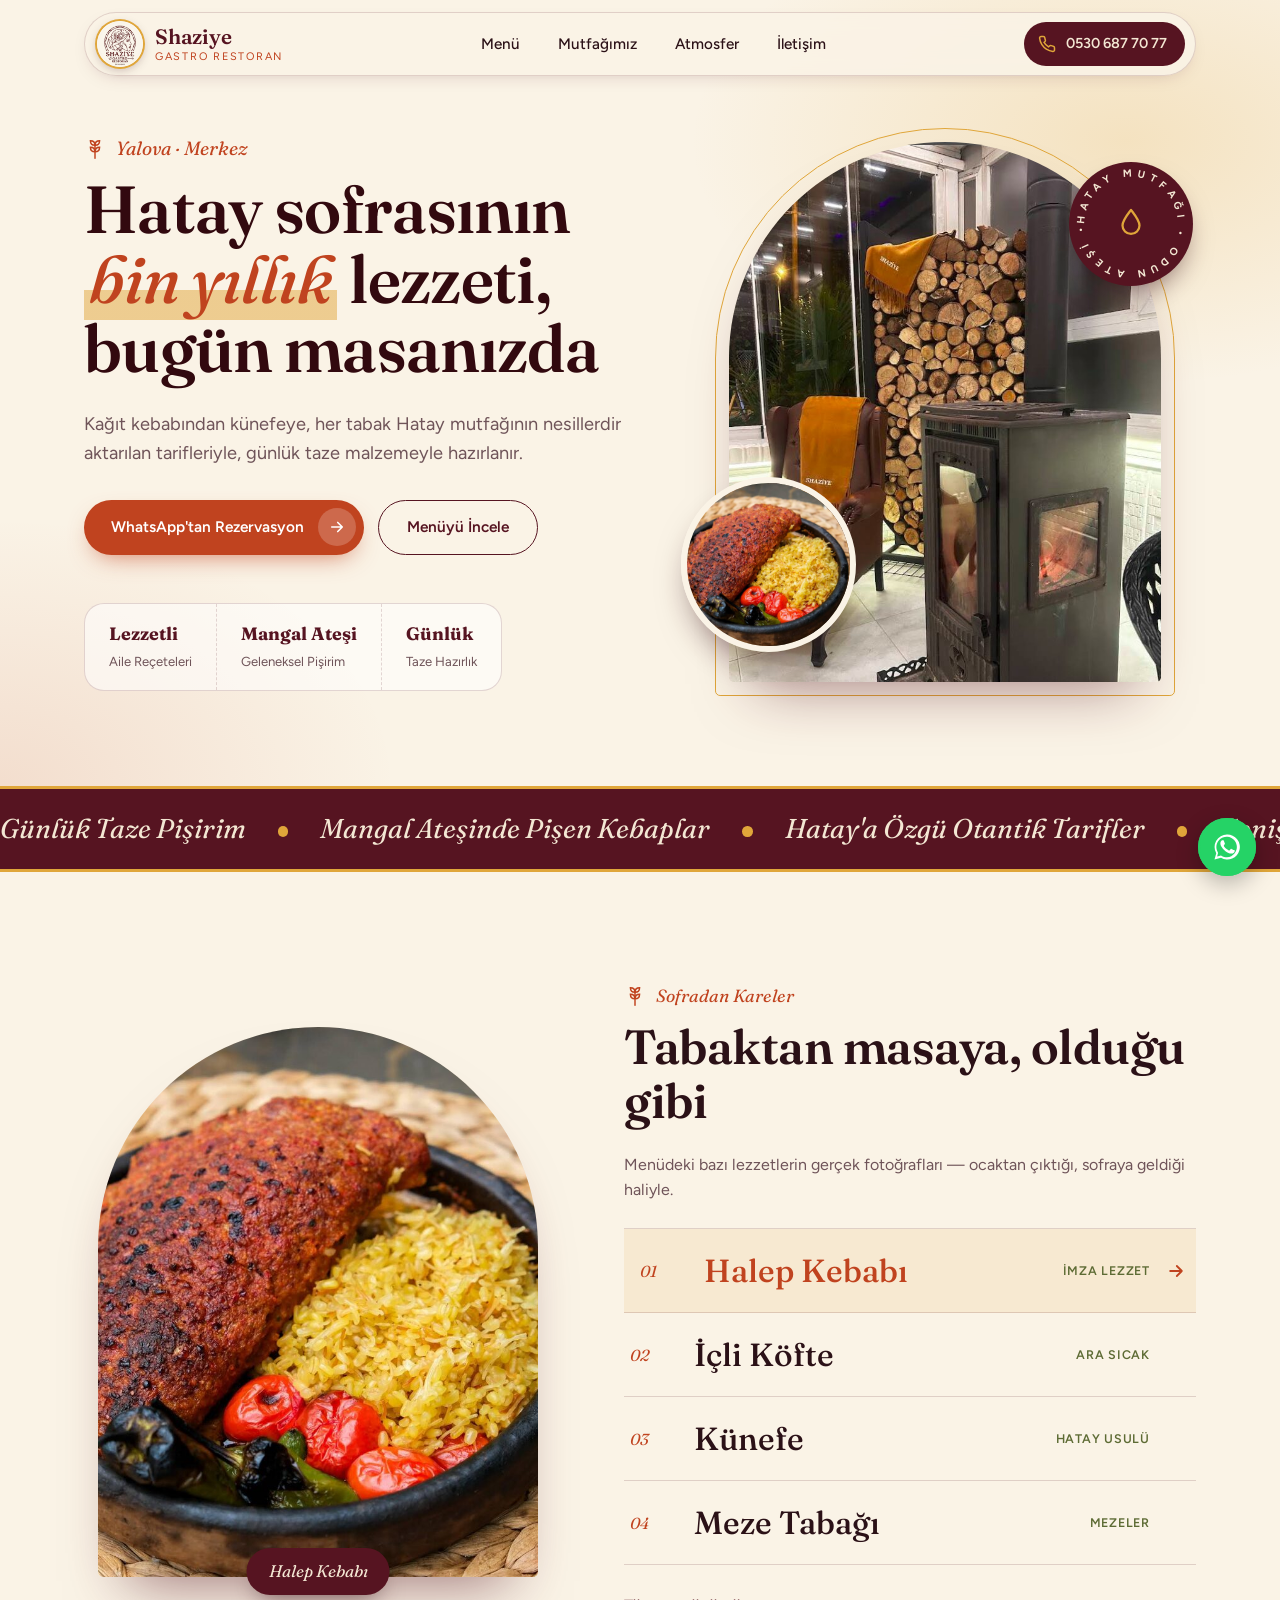
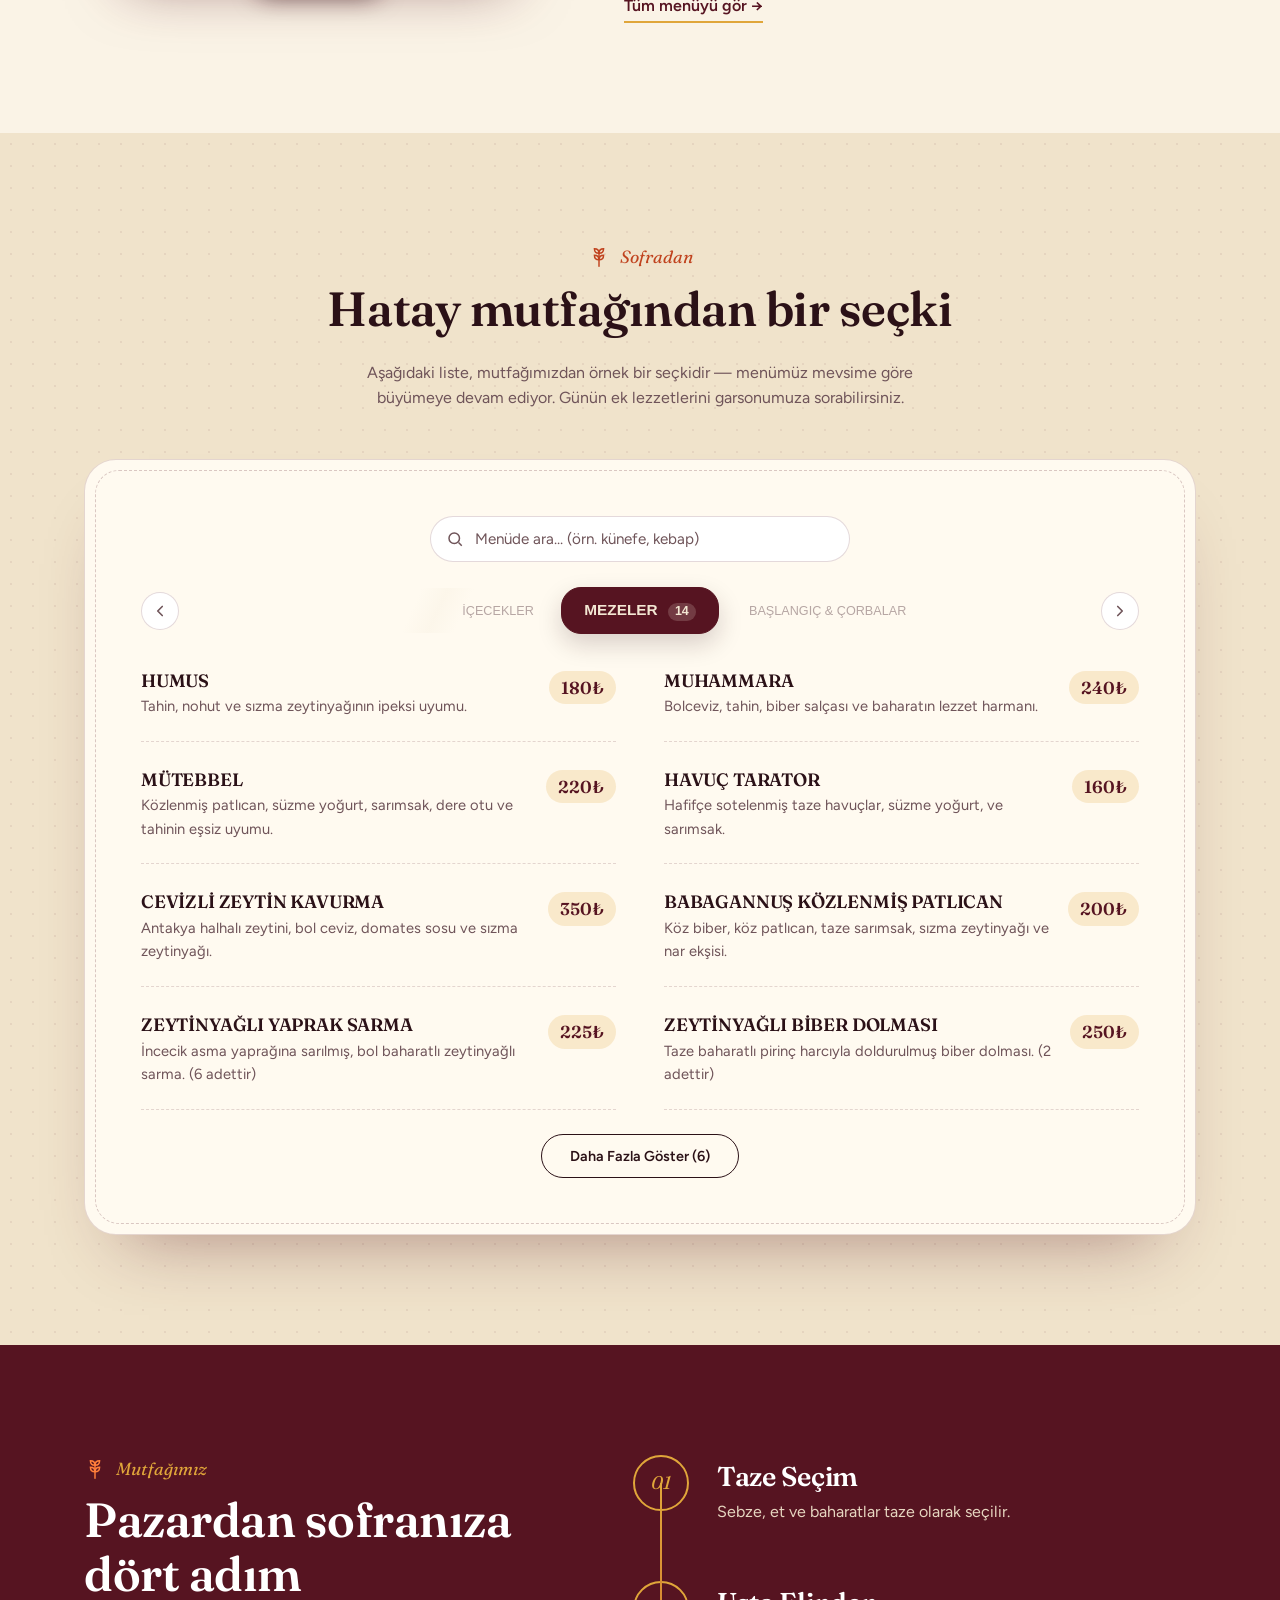
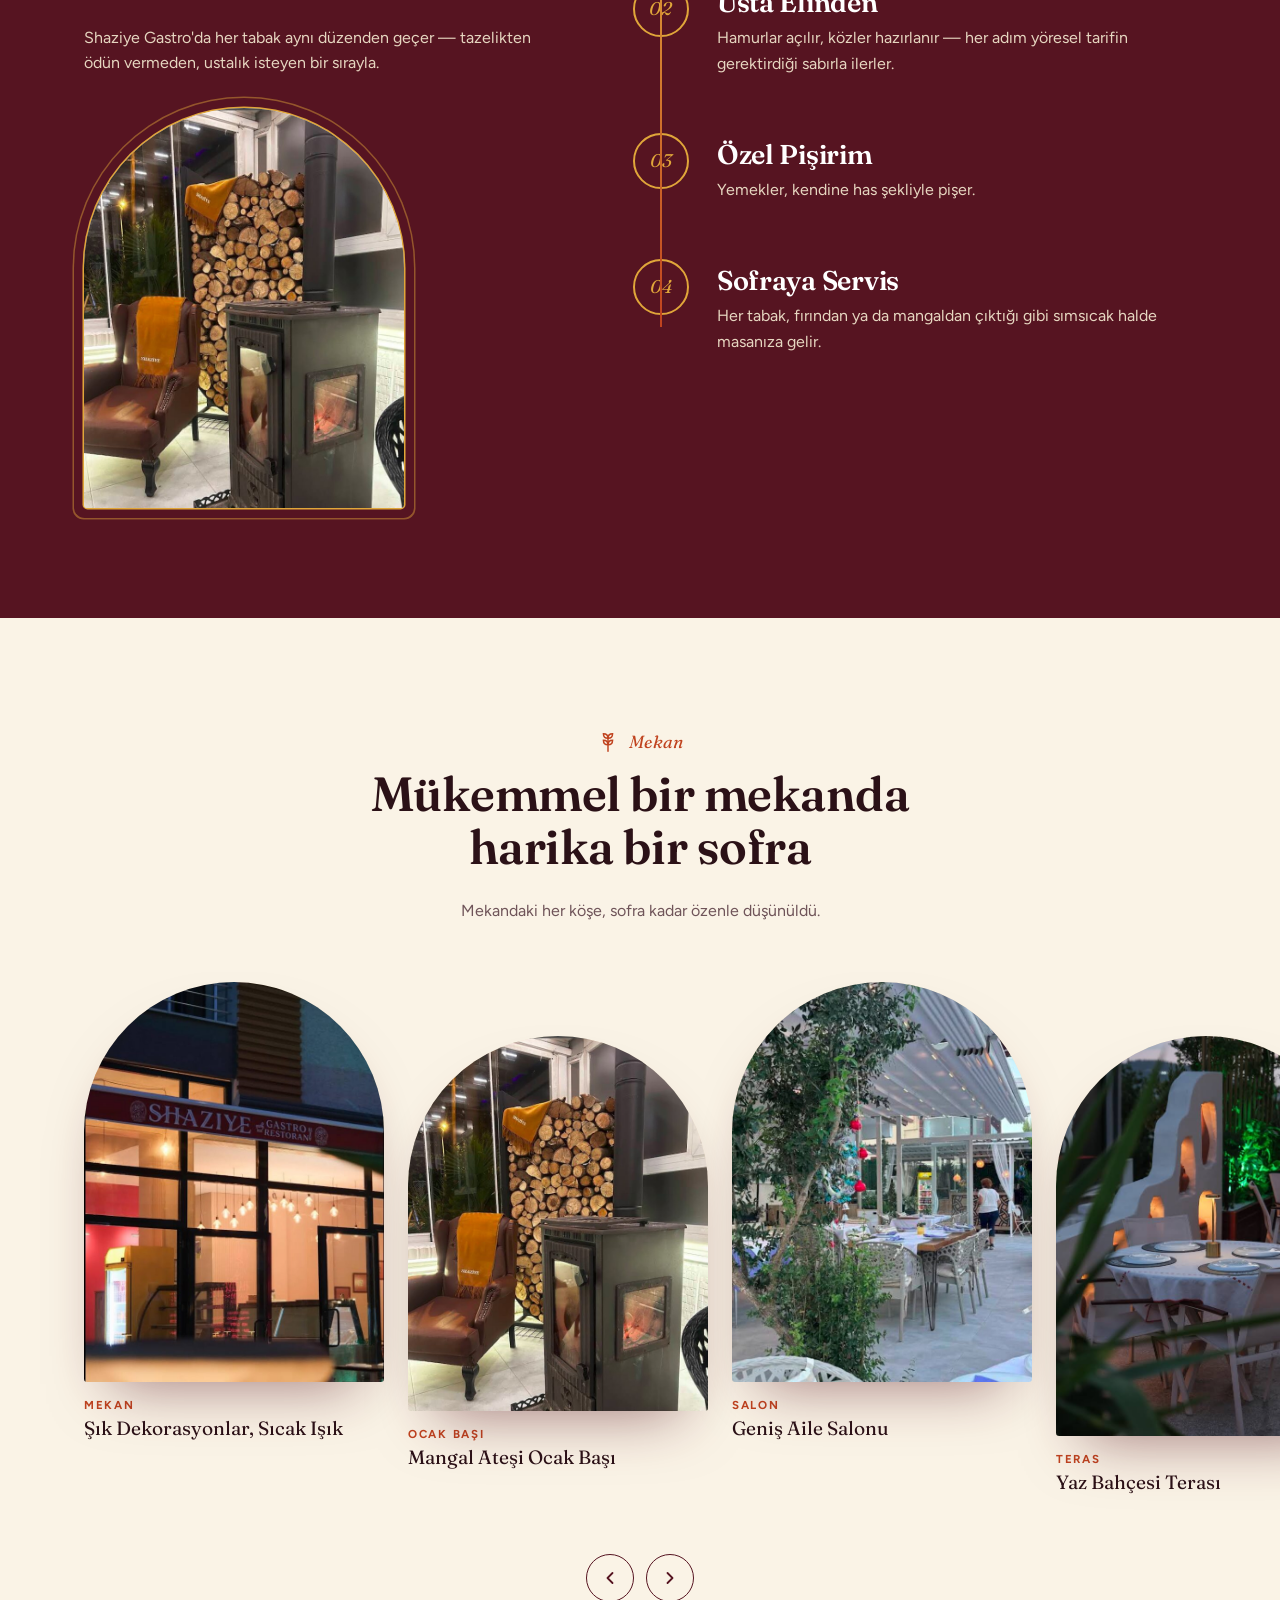
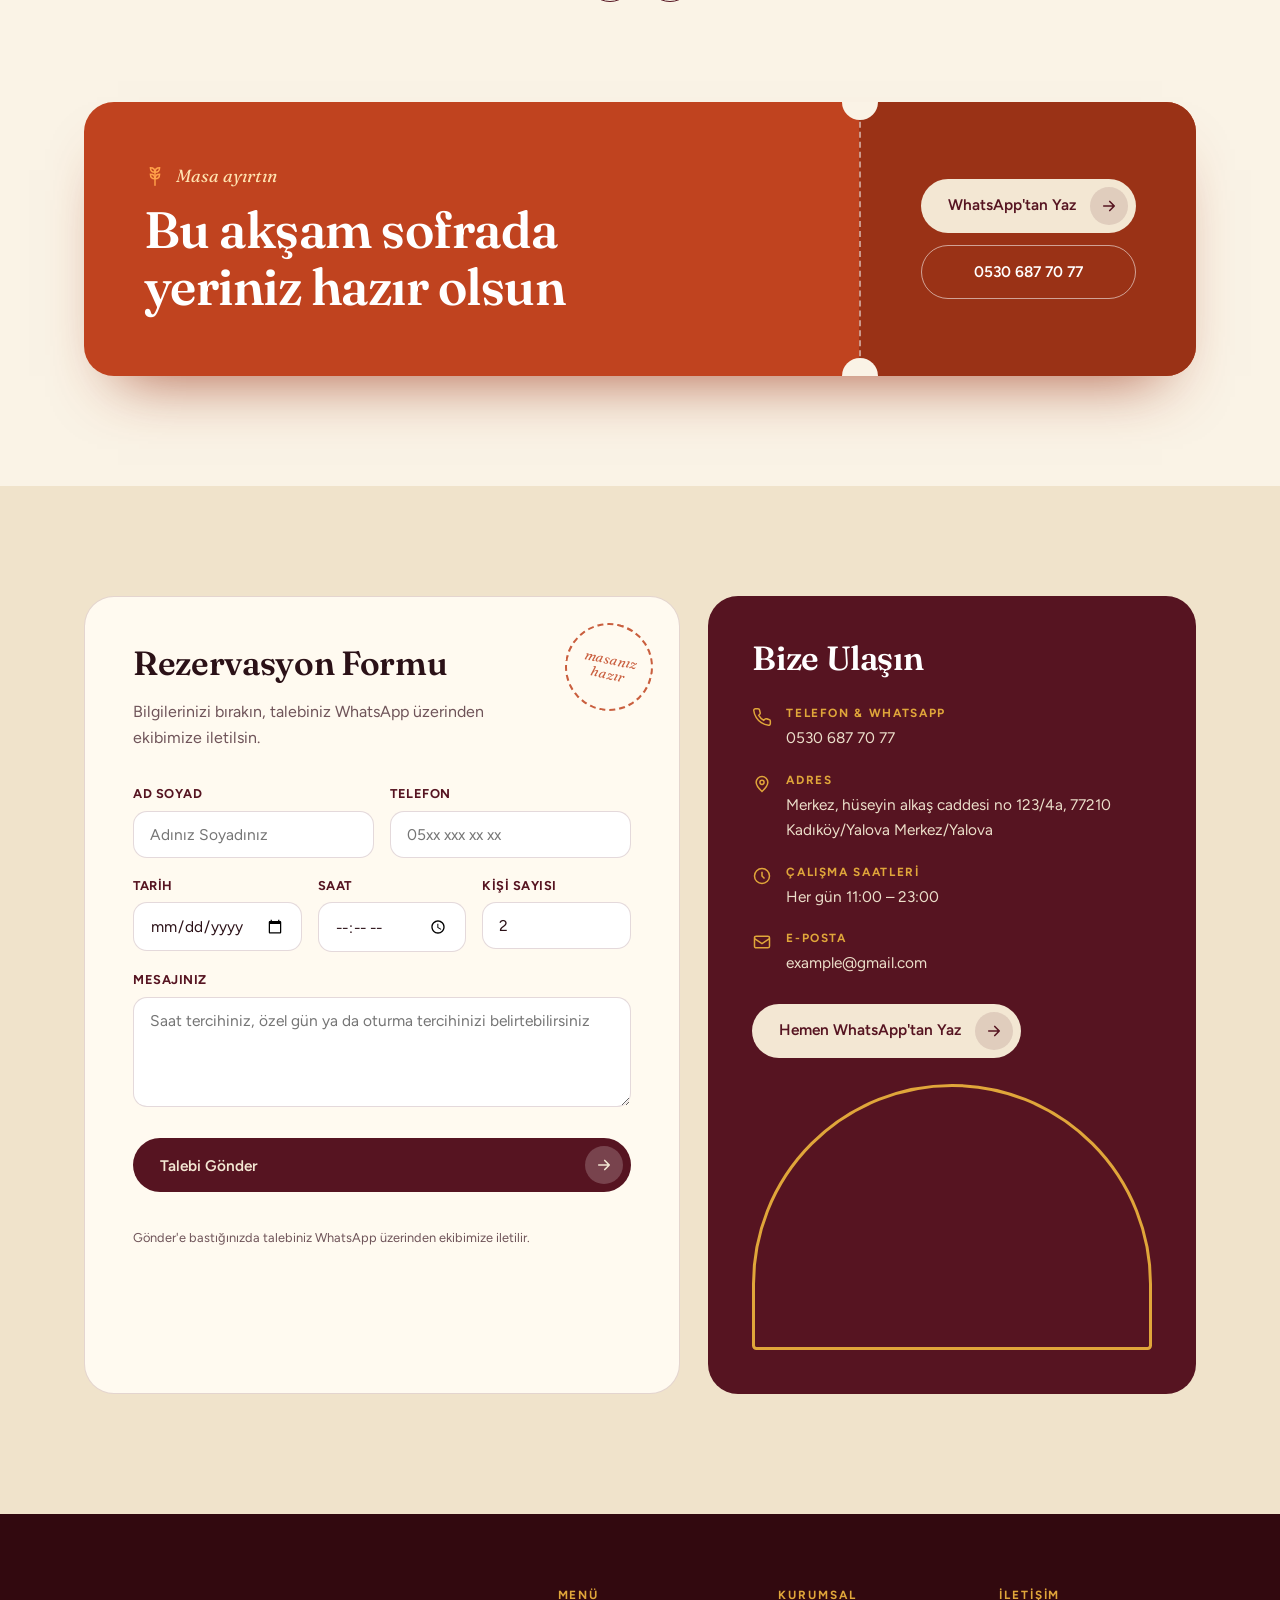
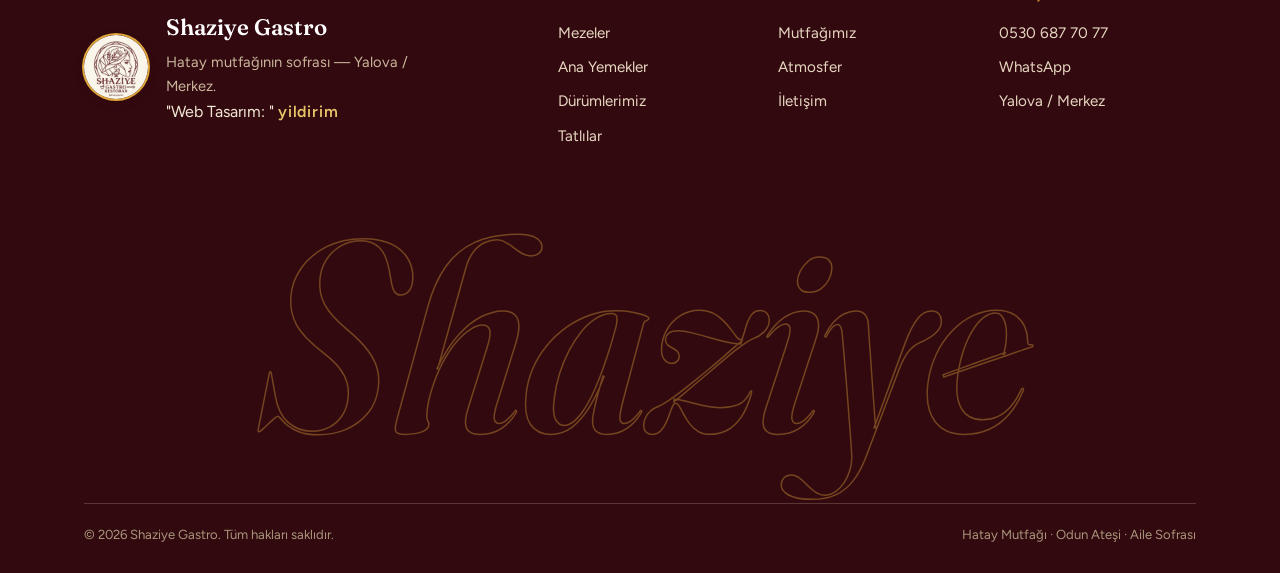
<file: index.html>
<!DOCTYPE html>
<html lang="tr">
<head>
<meta charset="UTF-8">
<meta name="viewport" content="width=device-width, initial-scale=1.0, viewport-fit=cover">
<title>Shaziye Gastro | Yalova</title>
<meta name="description" content="Shaziye Gastro — Hatay mutfağının otantik lezzetleri, kağıt kebabından künefeye. Yalova'da pişen yöresel sofra.">
<link rel="stylesheet" href="style.css">
<link rel="preconnect" href="https://fonts.googleapis.com">
<link rel="preconnect" href="https://fonts.gstatic.com" crossorigin>
<link href="https://fonts.googleapis.com/css2?family=Fraunces:ital,opsz,wght@0,9..144,400;0,9..144,500;0,9..144,600;1,9..144,400;1,9..144,500&family=Figtree:wght@400;500;600;700&display=swap" rel="stylesheet">
<link rel="icon" type="image/png" href="original_logo.png">
<link rel="apple-touch-icon" href="original_logo.png">
</head>
<body>

<div class="scroll-progress" id="scrollProgress" aria-hidden="true"></div>

<!-- ================= HEADER ================= -->
<header id="siteHeader">
  <div class="container">
    <div class="header-pill">
      <a href="#top" class="brand">
        <span class="brand-mark">
          <span class="brand-mark-disc">
            <img src="assets/logo/original_logo.png" alt="Shaziye Gastro" width="88" height="88">
          </span>
        </span>
        <span class="brand-text">
          <b>Shaziye</b>
          <span>Gastro Restoran</span>
        </span>
      </a>

      <nav class="main-nav" id="mainNav">
        <a href="#menu">Menü</a>
        <a href="#mutfagimiz">Mutfağımız</a>
        <a href="#atmosfer">Atmosfer</a>
        <a href="#iletisim">İletişim</a>
      </nav>

      <div class="header-actions">
        <a class="phone-pill" href="tel:+905306877077" aria-label="Ara: 0530 687 70 77">
          <svg width="18" height="18" viewBox="0 0 24 24" fill="none" stroke="#e0a63a" stroke-width="2"><path d="M22 16.92v3a2 2 0 0 1-2.18 2 19.79 19.79 0 0 1-8.63-3.07 19.5 19.5 0 0 1-6-6 19.79 19.79 0 0 1-3.07-8.67A2 2 0 0 1 4.11 2h3a2 2 0 0 1 2 1.72c.127.96.361 1.903.7 2.81a2 2 0 0 1-.45 2.11L8.09 9.91a16 16 0 0 0 6 6l1.27-1.27a2 2 0 0 1 2.11-.45c.907.339 1.85.573 2.81.7A2 2 0 0 1 22 16.92z"/></svg>
          <span>0530 687 70 77</span>
        </a>
        <button class="menu-toggle" id="menuToggle" aria-label="Menüyü aç" aria-expanded="false">
          <span></span><span></span><span></span>
        </button>
      </div>
    </div>
  </div>
</header>

<!-- ================= HERO ================= -->
<section class="hero" id="top">
  <div class="container hero-grid">
    <div class="hero-copy">
      <p class="eyebrow hero-in" style="--d:0">Yalova · Merkez</p>
      <h1 class="hero-in" style="--d:1">Hatay sofrasının <em>bin yıllık</em> lezzeti, bugün masanızda</h1>
      <p class="hero-lead hero-in" style="--d:2">Kağıt kebabından künefeye, her tabak Hatay mutfağının nesillerdir aktarılan tarifleriyle, günlük taze malzemeyle hazırlanır.</p>
      <div class="hero-cta hero-in" style="--d:3">
        <a href="https://wa.me/905306877077" class="btn btn-ember" target="_blank" rel="noopener">
          WhatsApp'tan Rezervasyon
          <span class="btn-arrow"><svg width="18" height="18" viewBox="0 0 24 24" fill="none" stroke="currentColor" stroke-width="2.2" stroke-linecap="round" stroke-linejoin="round"><path d="M5 12h14M13 6l6 6-6 6"/></svg></span>
        </a>
        <a href="#menu" class="btn btn-ghost">Menüyü İncele</a>
      </div>
      <div class="hero-facts hero-in" style="--d:4">
        <div><strong>Lezzetli</strong><span>Aile Reçeteleri</span></div>
        <div><strong>Mangal Ateşi</strong><span>Geleneksel Pişirim</span></div>
        <div><strong>Günlük</strong><span>Taze Hazırlık</span></div>
      </div>
    </div>

    <div class="hero-art hero-in" style="--d:2">
      <div class="arch">
        <img src="assets/place2.jpg" alt="Shaziye Gastro'da odun sobası ve sıcak köşe" width="722" height="874">
      </div>
      <div class="hero-plate">
        <img src="assets/menuitem1.jpg" alt="Hatay kağıt kebabı" width="962" height="872">
      </div>
      <div class="hero-seal" aria-hidden="true">
        <svg class="ring" viewBox="0 0 124 124">
          <defs><path id="sealPath" d="M62,62 m-47,0 a47,47 0 1,1 94,0 a47,47 0 1,1 -94,0"/></defs>
          <text><textPath href="#sealPath" textLength="294" lengthAdjust="spacing">HATAY MUTFAĞI • ODUN ATEŞİ • </textPath></text>
        </svg>
        <svg class="core" viewBox="0 0 24 24" fill="none" stroke-width="1.6" stroke-linecap="round" stroke-linejoin="round"><path d="M12 2c3 4 6 7.5 6 11a6 6 0 1 1-12 0c0-3.5 3-7 6-11z"/></svg>
      </div>
    </div>
  </div>
</section>

<!-- ================= TICKER ================= -->
<div class="ticker" aria-hidden="true">
  <div class="ticker-track">
    <span>Günlük Taze Pişirim</span><span>Mangal Ateşinde Pişen Kebaplar</span><span>Hatay'a Özgü Otantik Tarifler</span><span>Geniş Aile ve Grup Masaları</span><span>Sıcak ve Samimi Servis</span>
    <span>Günlük Taze Pişirim</span><span>Mangal Ateşinde Pişen Kebaplar</span><span>Hatay'a Özgü Otantik Tarifler</span><span>Geniş Aile ve Grup Masaları</span><span>Sıcak ve Samimi Servis</span>
  </div>
</div>

<!-- ================= SIGNATURE PLATES ================= -->
<section class="signature" id="imza">
  <div class="container sig-grid">
    <div class="sig-visual reveal">
      <div class="arch">
        <img id="sigImg" src="assets/menuitem1.jpg" alt="Kağıt kebabı, bulgur pilavı ve közlenmiş biber ve domatesle servis edilmiş" width="962" height="872">
      </div>
      <span class="sig-float" id="sigFloat">Halep Kebabı</span>
    </div>

    <div class="sig-list reveal">
      <div class="section-head">
        <p class="eyebrow">Sofradan Kareler</p>
        <h2>Tabaktan masaya, olduğu gibi</h2>
        <p>Menüdeki bazı lezzetlerin gerçek fotoğrafları — ocaktan çıktığı, sofraya geldiği haliyle.</p>
      </div>
      <ol class="sig-rows" id="sigRows">
        <li><button type="button" class="sig-row is-active" data-img="assets/menuitem1.jpg" data-alt="Halep kebabı, bulgur pilavı ve közlenmiş biber ve domatesle servis edilmiş" data-title="Halep Kebabı"><span class="sig-no">01</span><span class="sig-name">Halep Kebabı</span><span class="sig-tag">İmza Lezzet</span><span class="sig-arrow"><svg width="20" height="20" viewBox="0 0 24 24" fill="none" stroke="currentColor" stroke-width="2.2" stroke-linecap="round" stroke-linejoin="round"><path d="M5 12h14M13 6l6 6-6 6"/></svg></span></button></li>
        <li><button type="button" class="sig-row" data-img="assets/menuitem6.png" data-alt="İçli Köfte, közlenmiş kırmızı biberli ekmek dilimleriyle servis edilmiş" data-title="İçli Köfte"><span class="sig-no">02</span><span class="sig-name">İçli Köfte</span><span class="sig-tag">Ara Sıcak</span><span class="sig-arrow"><svg width="20" height="20" viewBox="0 0 24 24" fill="none" stroke="currentColor" stroke-width="2.2" stroke-linecap="round" stroke-linejoin="round"><path d="M5 12h14M13 6l6 6-6 6"/></svg></span></button></li>
        <li><button type="button" class="sig-row" data-img="assets/menuitem4.jpg" data-alt="Fıstıklı Hatay usulü künefe, sıcak servis" data-title="Künefe"><span class="sig-no">03</span><span class="sig-name">Künefe</span><span class="sig-tag">Hatay Usulü</span><span class="sig-arrow"><svg width="20" height="20" viewBox="0 0 24 24" fill="none" stroke="currentColor" stroke-width="2.2" stroke-linecap="round" stroke-linejoin="round"><path d="M5 12h14M13 6l6 6-6 6"/></svg></span></button></li>
        <li><button type="button" class="sig-row" data-img="assets/menuitem7.png" data-alt="Cevizli kaytaz böreği, hafif şerbetli" data-title="Meze Tabağı"><span class="sig-no">04</span><span class="sig-name">Meze Tabağı</span><span class="sig-tag">Mezeler</span><span class="sig-arrow"><svg width="20" height="20" viewBox="0 0 24 24" fill="none" stroke="currentColor" stroke-width="2.2" stroke-linecap="round" stroke-linejoin="round"><path d="M5 12h14M13 6l6 6-6 6"/></svg></span></button></li>
      </ol>
      <a href="#menu" class="sig-more">Tüm menüyü gör →</a>
    </div>
  </div>
</section>

<!-- ================= MENU ================= -->
<section class="menu-section" id="menu">
  <div class="container">
    <div class="section-head center reveal">
      <p class="eyebrow">Sofradan</p>
      <h2>Hatay mutfağından bir seçki</h2>
      <p>Aşağıdaki liste, mutfağımızdan örnek bir seçkidir — menümüz mevsime göre büyümeye devam ediyor. Günün ek lezzetlerini garsonumuza sorabilirsiniz.</p>
    </div>

    <div class="menu-sheet">
      <div class="menu-search-wrap">
        <svg class="menu-search-icon" width="18" height="18" viewBox="0 0 24 24" fill="none" stroke="currentColor" stroke-width="2"><circle cx="11" cy="11" r="7"/><path d="m21 21-4.3-4.3"/></svg>
        <input type="search" id="menuSearch" class="menu-search-input" placeholder="Menüde ara... (örn. künefe, kebap)" aria-label="Menüde ara">
        <button type="button" id="menuSearchClear" class="menu-search-clear" hidden aria-label="Aramayı temizle">✕</button>
      </div>
      <p id="menuResultsInfo" class="menu-results-info" role="status" hidden></p>

      <div class="menu-tabs-carousel" id="menuTabsCarousel">
        <button type="button" class="menu-tab-arrow menu-tab-arrow--prev" id="menuTabPrev" aria-label="Önceki kategori">
          <svg width="18" height="18" viewBox="0 0 24 24" fill="none" stroke="currentColor" stroke-width="2.2" stroke-linecap="round" stroke-linejoin="round"><path d="m15 18-6-6 6-6"/></svg>
        </button>
        <div class="menu-tabs" id="menuTabs" role="tablist" aria-label="Menü kategorileri"></div>
        <button type="button" class="menu-tab-arrow menu-tab-arrow--next" id="menuTabNext" aria-label="Sonraki kategori">
          <svg width="18" height="18" viewBox="0 0 24 24" fill="none" stroke="currentColor" stroke-width="2.2" stroke-linecap="round" stroke-linejoin="round"><path d="m9 18 6-6-6-6"/></svg>
        </button>
      </div>
      <p id="menuCategoryNote" class="menu-category-note" hidden></p>
      <div class="menu-grid" id="menuGrid"></div>
    </div>
  </div>
</section>

<!-- ================= MUTFAĞIMIZ ================= -->
<section class="kitchen" id="mutfagimiz">
  <div class="container kitchen-grid">
    <div class="kitchen-head reveal">
      <div class="section-head">
        <p class="eyebrow">Mutfağımız</p>
        <h2>Pazardan sofranıza dört adım</h2>
        <p>Shaziye Gastro'da her tabak aynı düzenden geçer — tazelikten ödün vermeden, ustalık isteyen bir sırayla.</p>
      </div>
      <div class="kitchen-photo arch">
        <img src="assets/place2.jpg" alt="Odun ateşi ocak başı" loading="lazy" width="722" height="874" style="object-position:center 70%">
      </div>
    </div>

    <ol class="steps" id="processTrack">
      <li class="step reveal">
        <div class="step-num">01</div>
        <div><h3>Taze Seçim</h3><p>Sebze, et ve baharatlar taze olarak seçilir.</p></div>
      </li>
      <li class="step reveal">
        <div class="step-num">02</div>
        <div><h3>Usta Elinden</h3><p>Hamurlar açılır, közler hazırlanır — her adım yöresel tarifin gerektirdiği sabırla ilerler.</p></div>
      </li>
      <li class="step reveal">
        <div class="step-num">03</div>
        <div><h3>Özel Pişirim</h3><p>Yemekler, kendine has şekliyle pişer.</p></div>
      </li>
      <li class="step reveal">
        <div class="step-num">04</div>
        <div><h3>Sofraya Servis</h3><p>Her tabak, fırından ya da mangaldan çıktığı gibi sımsıcak halde masanıza gelir.</p></div>
      </li>
    </ol>
  </div>
</section>

<!-- ================= MEKAN / RAIL ================= -->
<section class="venue" id="atmosfer">
  <div class="container">
    <div class="section-head center reveal">
      <p class="eyebrow">Mekan</p>
      <h2>Mükemmel bir mekanda harika bir sofra</h2>
      <p>Mekandaki her köşe, sofra kadar özenle düşünüldü.</p>
    </div>
  </div>

  <div class="rail" id="rail">
    <figure class="rail-card">
      <div class="arch"><img src="assets/place1.jpg" alt="Shaziye Gastro'nun sıcak ışıklı vitrini" loading="lazy" width="646" height="878"></div>
      <figcaption><small>Mekan</small>Şık Dekorasyonlar, Sıcak Işık</figcaption>
    </figure>
    <figure class="rail-card">
      <div class="arch"><img src="assets/place2.jpg" alt="Mangal ateşi ocak başı köşesi" loading="lazy" width="722" height="874"></div>
      <figcaption><small>Ocak Başı</small>Mangal Ateşi Ocak Başı</figcaption>
    </figure>
    <figure class="rail-card">
      <div class="arch"><img src="assets/place3.jpg" alt="Geniş aile salonu" loading="lazy" width="896" height="866" style="object-position:left center"></div>
      <figcaption><small>Salon</small>Geniş Aile Salonu</figcaption>
    </figure>
    <figure class="rail-card">
      <div class="arch"><img src="assets/place4.png" alt="Yaz bahçesi terasında masa keyfi" loading="lazy" width="896" height="866" style="object-position:right center"></div>
      <figcaption><small>Teras</small>Yaz Bahçesi Terası</figcaption>
    </figure>
    <figure class="rail-card">
      <div class="arch"><img src="assets/menuitem3.jpg" alt="Şefin özel burgeri, patates kızartmasıyla" loading="lazy" width="542" height="668"></div>
      <figcaption><small>Sofradan</small>Şefin Özel Burgeri</figcaption>
    </figure>
    <figure class="rail-card">
      <div class="arch"><img src="assets/menuitem4.jpg" alt="Sıcak künefe servisi" loading="lazy" width="795" height="680"></div>
      <figcaption><small>Sofradan</small>Sıcak Künefe</figcaption>
    </figure>
  </div>

  <div class="rail-controls">
    <button type="button" class="rail-btn" id="railPrev" aria-label="Önceki fotoğraflar"><svg width="20" height="20" viewBox="0 0 24 24" fill="none" stroke="currentColor" stroke-width="2.2" stroke-linecap="round" stroke-linejoin="round"><path d="m15 18-6-6 6-6"/></svg></button>
    <button type="button" class="rail-btn" id="railNext" aria-label="Sonraki fotoğraflar"><svg width="20" height="20" viewBox="0 0 24 24" fill="none" stroke="currentColor" stroke-width="2.2" stroke-linecap="round" stroke-linejoin="round"><path d="m9 18 6-6-6-6"/></svg></button>
  </div>
</section>

<!-- ================= CTA TICKET ================= -->
<section class="cta">
  <div class="container">
    <div class="ticket reveal">
      <div class="ticket-main">
        <p class="eyebrow">Masa ayırtın</p>
        <h2>Bu akşam sofrada yeriniz hazır olsun</h2>
      </div>
      <div class="ticket-stub">
        <a href="https://wa.me/905306877077" class="btn btn-light" target="_blank" rel="noopener">
          WhatsApp'tan Yaz
          <span class="btn-arrow"><svg width="18" height="18" viewBox="0 0 24 24" fill="none" stroke="currentColor" stroke-width="2.2" stroke-linecap="round" stroke-linejoin="round"><path d="M5 12h14M13 6l6 6-6 6"/></svg></span>
        </a>
        <a href="tel:+905306877077" class="btn btn-ghost-light">0530 687 70 77</a>
      </div>
    </div>
  </div>
</section>

<!-- ================= CONTACT ================= -->
<section class="contact" id="iletisim">
  <div class="container contact-grid">
    <div class="form-wrap reveal spotlight">
      <div class="form-stamp" aria-hidden="true">masanız<br>hazır</div>
      <h3>Rezervasyon Formu</h3>
      <p>Bilgilerinizi bırakın, talebiniz WhatsApp üzerinden ekibimize iletilsin.</p>
      <form id="quoteForm">
        <div class="form-row">
          <div>
            <label for="adSoyad">Ad Soyad</label>
            <input type="text" id="adSoyad" name="adSoyad" placeholder="Adınız Soyadınız" required>
          </div>
          <div>
            <label for="telefon">Telefon</label>
            <input type="tel" id="telefon" name="telefon" placeholder="05xx xxx xx xx" required>
          </div>
        </div>
        <div class="form-row form-row--3">
          <div>
            <label for="tarih">Tarih</label>
            <input type="date" id="tarih" name="tarih">
          </div>
          <div>
            <label for="saat">Saat</label>
            <input type="time" id="saat" name="saat">
          </div>
          <div>
            <label for="kisi">Kişi Sayısı</label>
            <input type="number" id="kisi" name="kisi" min="1" max="30" value="2">
          </div>
        </div>
        <div>
          <label for="mesaj">Mesajınız</label>
          <textarea id="mesaj" name="mesaj" placeholder="Saat tercihiniz, özel gün ya da oturma tercihinizi belirtebilirsiniz"></textarea>
        </div>
        <button type="submit" class="btn btn-primary btn-block">
          Talebi Gönder
          <span class="btn-arrow"><svg width="18" height="18" viewBox="0 0 24 24" fill="none" stroke="currentColor" stroke-width="2.2" stroke-linecap="round" stroke-linejoin="round"><path d="M5 12h14M13 6l6 6-6 6"/></svg></span>
        </button>
        <p id="formStatus"></p>
        <p class="form-note">Gönder'e bastığınızda talebiniz WhatsApp üzerinden ekibimize iletilir.</p>
      </form>
    </div>

    <div class="contact-card reveal spotlight">
      <h3>Bize Ulaşın</h3>

      <div class="contact-row">
        <svg width="20" height="20" viewBox="0 0 24 24" fill="none" stroke="#e0a63a" stroke-width="1.8"><path d="M22 16.92v3a2 2 0 0 1-2.18 2 19.79 19.79 0 0 1-8.63-3.07 19.5 19.5 0 0 1-6-6 19.79 19.79 0 0 1-3.07-8.67A2 2 0 0 1 4.11 2h3a2 2 0 0 1 2 1.72c.127.96.361 1.903.7 2.81a2 2 0 0 1-.45 2.11L8.09 9.91a16 16 0 0 0 6 6l1.27-1.27a2 2 0 0 1 2.11-.45c.907.339 1.85.573 2.81.7A2 2 0 0 1 22 16.92z"/></svg>
        <div><b>Telefon &amp; WhatsApp</b><span>0530 687 70 77</span></div>
      </div>

      <div class="contact-row">
        <svg width="20" height="20" viewBox="0 0 24 24" fill="none" stroke="#e0a63a" stroke-width="1.8"><path d="M12 21s-7-6.2-7-11a7 7 0 0 1 14 0c0 4.8-7 11-7 11z"/><circle cx="12" cy="10" r="2.5"/></svg>
        <div><b>Adres</b><span>Merkez, hüseyin alkaş caddesi no 123/4a, 77210 Kadıköy/Yalova Merkez/Yalova</span></div>
      </div>

      <div class="contact-row">
        <svg width="20" height="20" viewBox="0 0 24 24" fill="none" stroke="#e0a63a" stroke-width="1.8"><circle cx="12" cy="12" r="9"/><path d="M12 7v5l3 3"/></svg>
        <div><b>Çalışma Saatleri</b><span>Her gün 11:00 – 23:00</span></div>
      </div>

      <div class="contact-row">
        <svg width="20" height="20" viewBox="0 0 24 24" fill="none" stroke="#e0a63a" stroke-width="1.8"><path d="m3 8 9 6 9-6"/><rect x="3" y="5" width="18" height="14" rx="2"/></svg>
        <div><b>E-posta</b><span>example@gmail.com</span></div>
      </div>

      <a href="https://wa.me/905306877077" class="btn btn-light" target="_blank" rel="noopener">
        Hemen WhatsApp'tan Yaz
        <span class="btn-arrow"><svg width="18" height="18" viewBox="0 0 24 24" fill="none" stroke="currentColor" stroke-width="2.2" stroke-linecap="round" stroke-linejoin="round"><path d="M5 12h14M13 6l6 6-6 6"/></svg></span>
      </a>

      <div class="map-embed">
        <iframe title="Shaziye Gastro konumu" src="https://www.google.com/maps/embed?pb=!1m18!1m12!1m3!1d3027.416943929831!2d29.244708376567395!3d40.64273864185207!2m3!1f0!2f0!3f0!3m2!1i1024!2i768!4f13.1!3m3!1m2!1s0x14caf3b07f68dd8f%3A0x421e75988ff77eb!2sShaziye%20Gastro%20Restoran!5e0!3m2!1str!2str!4v1790427846855!5m2!1str!2str" width="600" height="450" style="border:0;" allowfullscreen="" loading="lazy" referrerpolicy="strict-origin-when-cross-origin"></iframe>
      </div>
    </div>
  </div>
</section>

<!-- ================= FOOTER ================= -->
<footer>
  <div class="container">
    <div class="footer-top">
      <div class="footer-brand">
        <span class="brand-mark brand-mark--lg">
          <span class="brand-mark-disc">
            <img src="assets/logo/original_logo.png" alt="Shaziye Gastro" width="120" height="120">
          </span>
        </span>
        <div>
          <b>Shaziye Gastro</b>
          <p>Hatay mutfağının sofrası — Yalova / Merkez.</p>
          <span class="website-maker">
            "Web Tasarım: "
            <a href="https://mywebsite.1047yusuf.workers.dev/" target="_blank" rel="noopener">yildirim</a>
          </span>
        </div>
      </div>

      <div class="footer-cols">
        <div class="footer-col">
          <h5>Menü</h5>
          <a href="#menu">Mezeler</a>
          <a href="#menu">Ana Yemekler</a>
          <a href="#menu">Dürümlerimiz</a>
          <a href="#menu">Tatlılar</a>
        </div>
        <div class="footer-col">
          <h5>Kurumsal</h5>
          <a href="#mutfagimiz">Mutfağımız</a>
          <a href="#atmosfer">Atmosfer</a>
          <a href="#iletisim">İletişim</a>
        </div>
        <div class="footer-col">
          <h5>İletişim</h5>
          <a href="tel:+905306877077">0530 687 70 77</a>
          <a href="https://wa.me/905306877077" target="_blank" rel="noopener">WhatsApp</a>
          <a href="#iletisim">Yalova / Merkez</a>
        </div>
      </div>
    </div>

    <div class="footer-word" aria-hidden="true">Shaziye</div>

    <div class="footer-bottom">
      <span>© <span id="year"></span> Shaziye Gastro. Tüm hakları saklıdır.</span>
      <span>Hatay Mutfağı · Odun Ateşi · Aile Sofrası</span>
    </div>
  </div>
</footer>

<a class="wa-float" href="https://wa.me/905306877077" target="_blank" rel="noopener" aria-label="WhatsApp'tan yazın">
  <span class="wa-float-ring" aria-hidden="true"></span>
  <svg width="30" height="30" viewBox="0 0 24 24" fill="#fff"><path d="M17.5 14.4c-.3-.1-1.7-.8-1.9-.9-.3-.1-.5-.1-.6.1-.2.3-.7.9-.9 1-.1.2-.3.2-.6.1-.3-.2-1.2-.5-2.4-1.5-.9-.8-1.5-1.8-1.6-2.1-.2-.3 0-.5.1-.6.1-.1.3-.3.4-.5.1-.1.2-.3.3-.4.1-.2 0-.4 0-.5C10.2 9 9.7 7.6 9.5 7c-.2-.5-.4-.5-.6-.5h-.5c-.2 0-.5.1-.7.3-.3.3-1 1-1 2.4s1 2.8 1.2 3c.1.2 2 3 4.8 4.3.7.3 1.2.5 1.6.6.7.2 1.3.2 1.8.1.5-.1 1.7-.7 1.9-1.3.2-.7.2-1.2.2-1.3-.1-.1-.3-.2-.6-.3z"/><path d="M12 2a10 10 0 0 0-8.6 15L2 22l5.2-1.4A10 10 0 1 0 12 2zm0 18.2c-1.6 0-3.1-.4-4.5-1.2l-.3-.2-3.1.8.8-3-.2-.3A8.2 8.2 0 1 1 12 20.2z"/></svg>
</a>

<script src="main.js"></script>
</body>
</html>
</file>
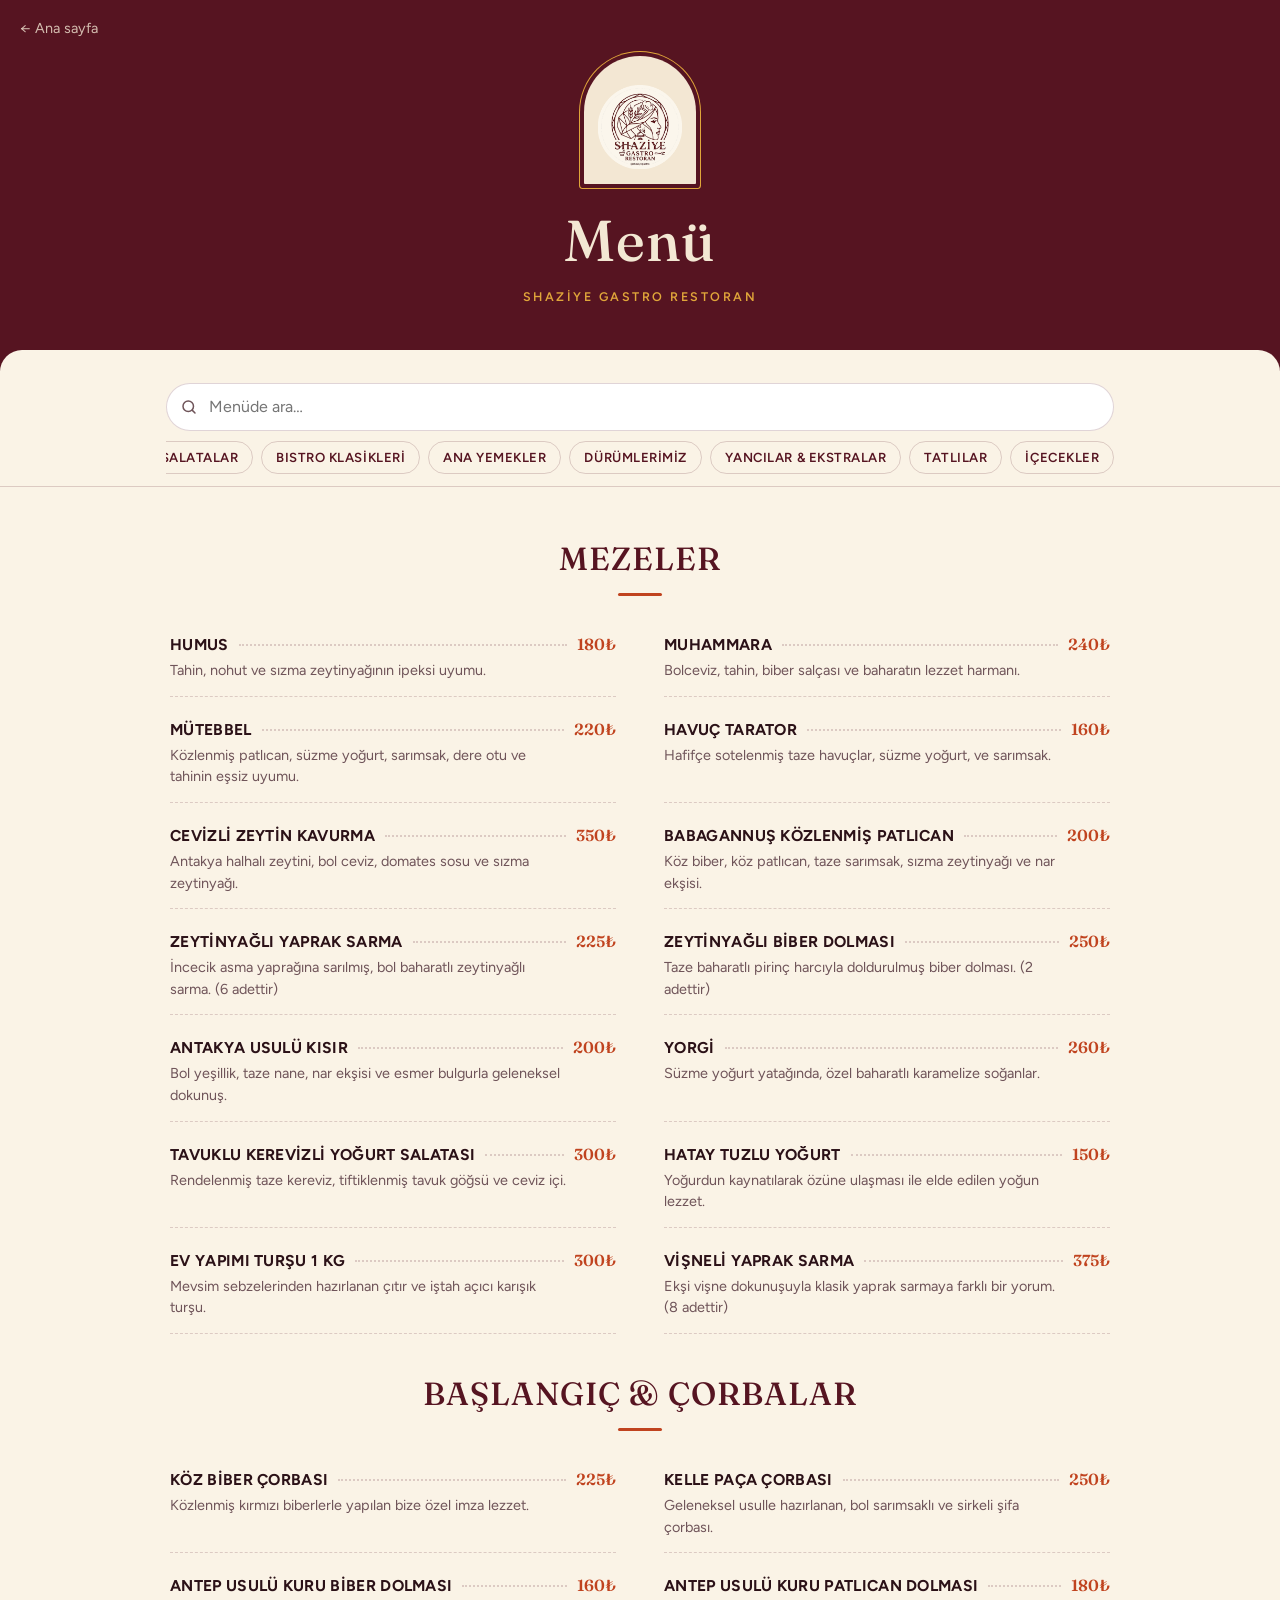
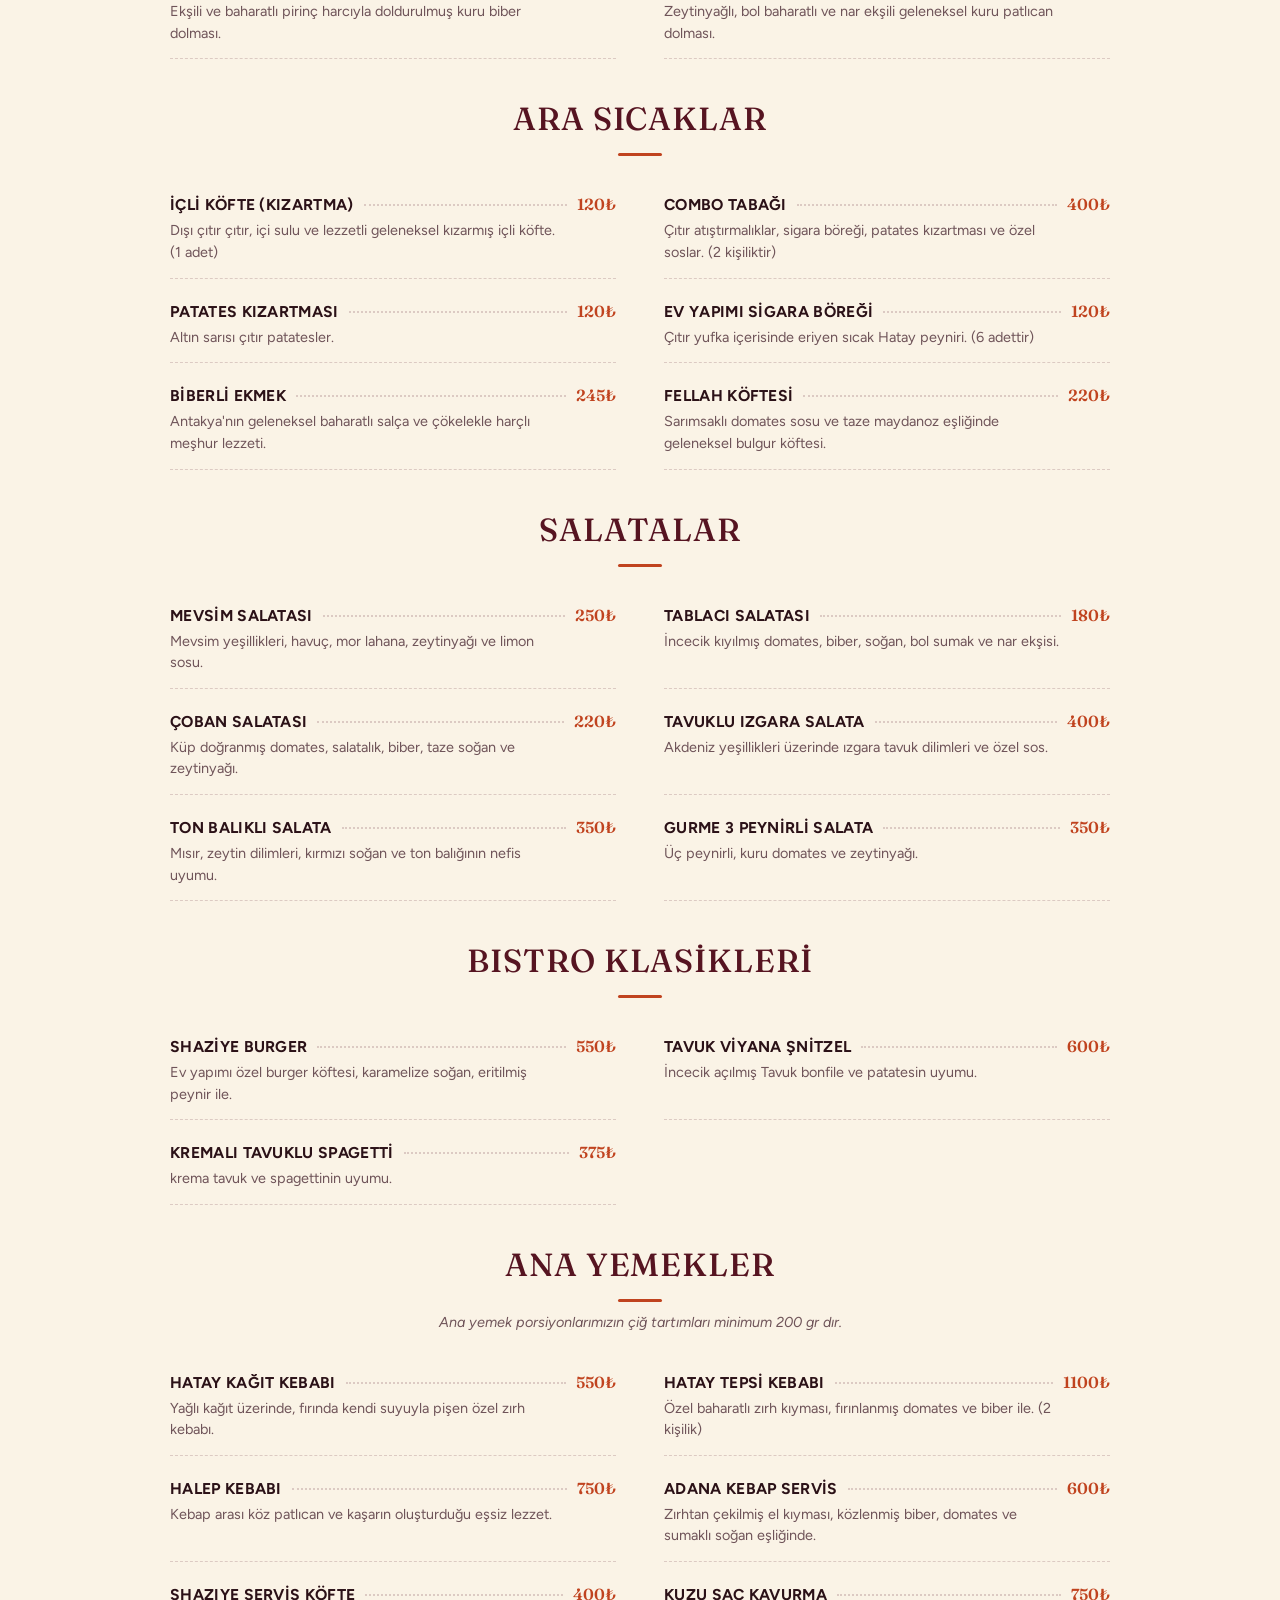
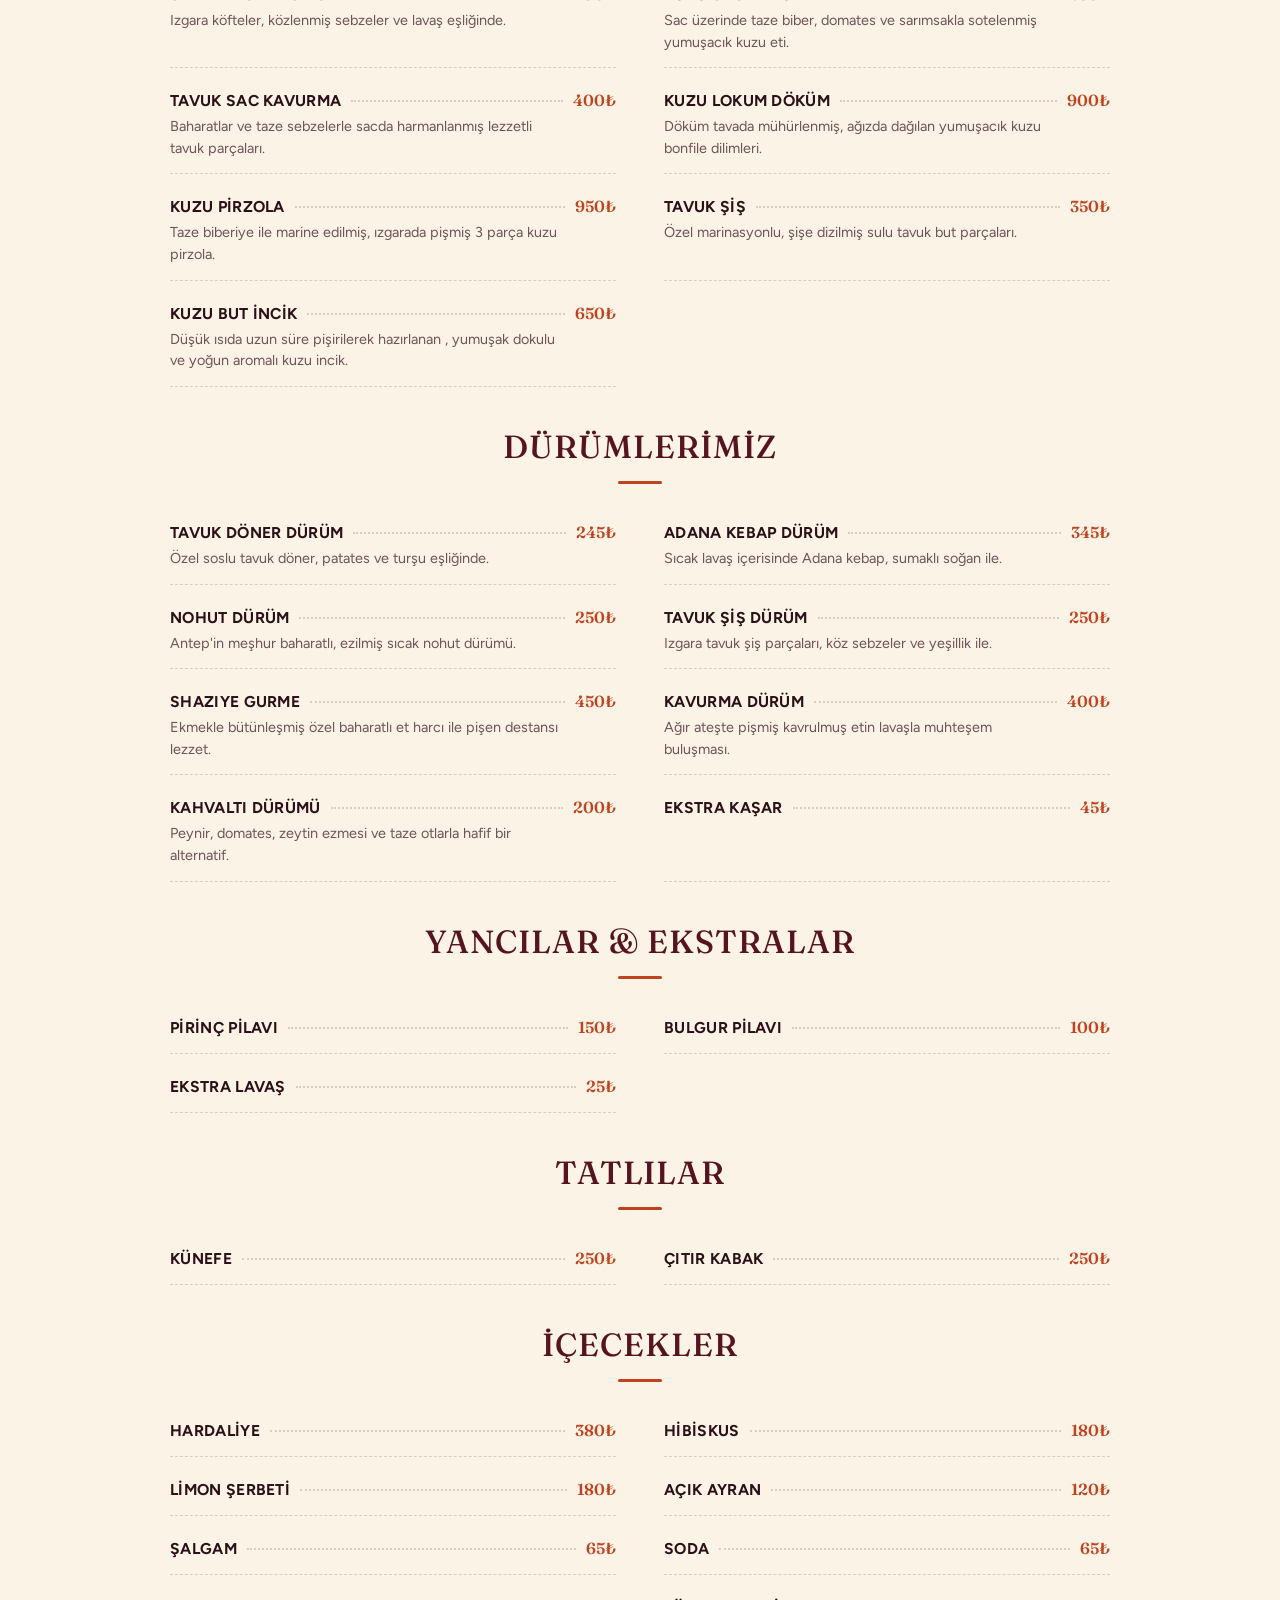
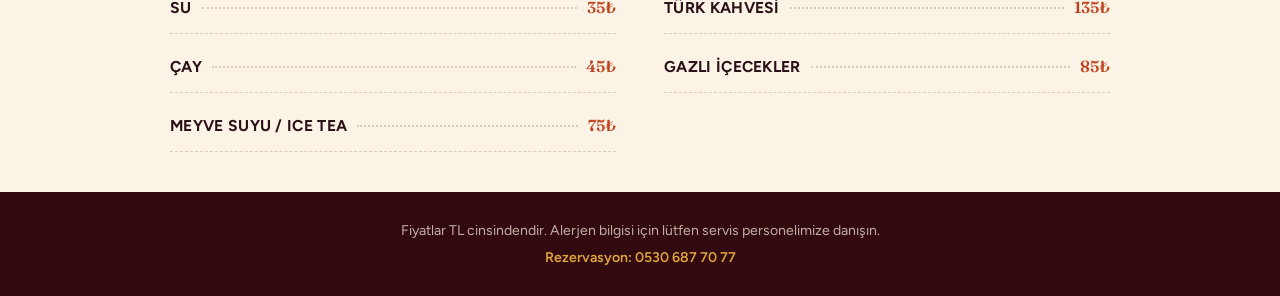
<file: menu/index.html>
<!DOCTYPE html>
<html lang="tr">
<head>
<meta charset="utf-8">
<meta name="viewport" content="width=device-width, initial-scale=1">
<title>Menü — Shaziye Gastro</title>
<meta name="description" content="Shaziye Gastro menüsü: mezeler, ana yemekler, dürümler, tatlılar ve içecekler.">
<meta name="theme-color" content="#561421">
<link rel="icon" type="image/png" href="/original_logo.png">
<link rel="preconnect" href="https://fonts.googleapis.com">
<link rel="preconnect" href="https://fonts.gstatic.com" crossorigin>
<link href="https://fonts.googleapis.com/css2?family=Fraunces:ital,opsz,wght@0,9..144,400;0,9..144,500;0,9..144,600;1,9..144,400&family=Figtree:wght@400;500;600;700&display=swap" rel="stylesheet">
<link rel="stylesheet" href="style.css">
</head>
<body>

<header class="hero">
  <a href="/" class="back" aria-label="Ana sayfaya dön">← Ana sayfa</a>
  <div class="hero-arch">
    <img src="/assets/logo/original_logo.png" alt="Shaziye Gastro" width="96" height="96">
  </div>
  <h1>Menü</h1>
  <p class="hero-sub">Shaziye Gastro Restoran</p>
</header>

<div class="toolbar" id="toolbar">
  <div class="toolbar-inner">
    <div class="search">
      <svg width="18" height="18" viewBox="0 0 24 24" fill="none" stroke="currentColor" stroke-width="2" stroke-linecap="round"><circle cx="11" cy="11" r="7"/><path d="m20 20-3.5-3.5"/></svg>
      <input type="search" id="search" placeholder="Menüde ara…" autocomplete="off" aria-label="Menüde ara">
    </div>
    <nav class="chips" id="chips" aria-label="Kategoriler"></nav>
  </div>
</div>

<main class="wrap">
  <div id="status" class="status" role="status">Menü yükleniyor…</div>
  <div id="menu"></div>
</main>

<footer class="foot">
  <p>Fiyatlar TL cinsindendir. Alerjen bilgisi için lütfen servis personelimize danışın.</p>
  <a href="tel:+905306877077">Rezervasyon: 0530 687 70 77</a>
</footer>

<script src="script.js"></script>
</body>
</html>
</file>
<file: style.css>
/* =====================================================================
   Shaziye Gastro — v2 "Arch & Ember"
   Identity: the arch from the logo, warm paper, wine + ember colours.
   ===================================================================== */

/* ---------------------------------------------
   Tokens
--------------------------------------------- */
:root {
  --ink: #2b1117;
  --ink-soft: #6f5459;
  --wine: #561421;
  --wine-deep: #32090f;
  --paprika: #c0431f;
  --paprika-dark: #9a3216;
  --olive: #5d6b34;
  --saffron: #e0a63a;
  --cream: #f3e7d3;
  --cream-soft: #faf3e6;
  --paper-2: #f0e3cb;
  --line: rgba(86, 20, 33, 0.16);
  --line-on-dark: rgba(243, 231, 211, 0.2);

  --font-display: "Fraunces", Georgia, "Times New Roman", serif;
  --font-body: "Figtree", -apple-system, BlinkMacSystemFont, "Segoe UI", sans-serif;

  --radius: 16px;
  --arch: 999px 999px 22px 22px;
  --header-h: 76px;
}

* { box-sizing: border-box; }
[hidden] { display: none !important; }
html { scroll-behavior: smooth; max-width: 100%; overscroll-behavior-x: none; scroll-padding-top: 90px; }
/* Nothing may ever make the page scroll sideways. "clip" (not "hidden") so the sticky header keeps working. */
@supports (overflow: clip) {
  html, body { overflow-x: clip; }
}
@media (prefers-reduced-motion: reduce) {
  html { scroll-behavior: auto; }
  * { animation-duration: 0.01ms !important; transition-duration: 0.01ms !important; }
}

body {
  margin: 0;
  font-family: var(--font-body);
  color: var(--ink);
  background: var(--cream-soft);
  line-height: 1.6;
  -webkit-font-smoothing: antialiased;
}

h1, h2, h3 {
  font-family: var(--font-display);
  font-weight: 600;
  color: var(--ink);
  line-height: 1.12;
  margin: 0 0 0.5em;
  letter-spacing: -0.01em;
}
h4 { font-family: var(--font-body); margin: 0; }
p { margin: 0 0 1em; color: var(--ink-soft); max-width: 60ch; }
a { color: inherit; text-decoration: none; }
img { max-width: 100%; }
ol, ul { margin: 0; padding: 0; list-style: none; }

.container { max-width: 1160px; margin: 0 auto; padding: 0 24px; }
:focus-visible { outline: 2px solid var(--paprika); outline-offset: 3px; }

/* Eyebrow: italic serif with a little sprig */
.eyebrow {
  display: inline-flex;
  align-items: center;
  gap: 10px;
  font-family: var(--font-display);
  font-style: italic;
  font-size: 1.1rem;
  font-weight: 400;
  color: var(--paprika);
  margin: 0 0 0.6em;
}
.eyebrow::before {
  content: "";
  width: 22px;
  height: 22px;
  flex-shrink: 0;
  background: no-repeat center / contain url("data:image/svg+xml,%3Csvg xmlns='http://www.w3.org/2000/svg' viewBox='0 0 24 24' fill='none' stroke='%23c0431f' stroke-width='1.6' stroke-linecap='round'%3E%3Cpath d='M12 22V8'/%3E%3Cpath d='M12 8c-3 0-5-2-5-5 3 0 5 2 5 5zM12 8c3 0 5-2 5-5-3 0-5 2-5 5zM12 15c-3 0-5-2-5-5 3 0 5 2 5 5zM12 15c3 0 5-2 5-5-3 0-5 2-5 5z'/%3E%3C/svg%3E");
}

.section-head { max-width: 640px; margin-bottom: 3em; }
.section-head h2 { font-size: clamp(2rem, 3.8vw, 3rem); }
.section-head.center { margin-left: auto; margin-right: auto; text-align: center; }
.section-head.center p { margin-left: auto; margin-right: auto; }

/* ---------------------------------------------
   Reveal on scroll
--------------------------------------------- */
.reveal { opacity: 0; transform: translateY(18px); transition: opacity 0.6s ease, transform 0.6s ease; }
.reveal.in { opacity: 1; transform: translateY(0); }
.step.reveal:nth-child(2) { transition-delay: 80ms; }
.step.reveal:nth-child(3) { transition-delay: 160ms; }
.step.reveal:nth-child(4) { transition-delay: 240ms; }

/* ---------------------------------------------
   Scroll progress bar
--------------------------------------------- */
.scroll-progress {
  position: fixed;
  top: 0;
  left: 0;
  height: 3px;
  width: 0%;
  background: linear-gradient(90deg, var(--paprika), var(--saffron));
  z-index: 200;
  transition: width 0.1s linear;
}

/* ---------------------------------------------
   Buttons — pill with an arrow bubble
--------------------------------------------- */
.btn {
  display: inline-flex;
  align-items: center;
  justify-content: center;
  gap: 14px;
  padding: 7px 7px 7px 26px;
  border-radius: 999px;
  font-family: var(--font-body);
  font-weight: 600;
  font-size: 0.96rem;
  border: 1px solid transparent;
  cursor: pointer;
  transition: background-color 0.2s ease, color 0.2s ease, border-color 0.2s ease, transform 0.2s ease, box-shadow 0.2s ease;
}
.btn--plain { padding: 14px 28px; }
.btn-arrow {
  width: 38px;
  height: 38px;
  border-radius: 50%;
  display: grid;
  place-items: center;
  flex-shrink: 0;
  background: rgba(255, 255, 255, 0.2);
  transition: transform 0.25s ease;
}
.btn:hover .btn-arrow { transform: translateX(3px) rotate(-12deg); }

.btn-ember { background: var(--paprika); color: #fff; box-shadow: 0 10px 24px -10px rgba(192, 67, 31, 0.7); }
.btn-ember:hover { background: var(--paprika-dark); transform: translateY(-1px); }
.btn-primary { background: var(--wine); color: var(--cream); }
.btn-primary:hover { background: var(--wine-deep); transform: translateY(-1px); }
.btn-ghost { background: transparent; border-color: var(--wine); color: var(--wine); padding: 14px 28px; }
.btn-ghost:hover { background: var(--wine); color: var(--cream); }
.btn-light { background: var(--cream); color: var(--wine); }
.btn-light .btn-arrow { background: rgba(86, 20, 33, 0.12); }
.btn-light:hover { background: #fff; transform: translateY(-1px); }
.btn-ghost-light { background: transparent; border-color: rgba(255, 255, 255, 0.55); color: #fff; padding: 14px 28px; }
.btn-ghost-light:hover { background: rgba(255, 255, 255, 0.14); }
.btn-block { width: 100%; justify-content: space-between; }

/* ---------------------------------------------
   Header — a floating capsule
--------------------------------------------- */
header#siteHeader {
  position: sticky;
  top: 0;
  z-index: 100;
  padding: 12px 0 0;
  transform: translateZ(0);
  -webkit-transform: translateZ(0);
  -webkit-backface-visibility: hidden;
  backface-visibility: hidden;
}
.header-pill {
  position: relative;
  display: flex;
  align-items: center;
  justify-content: space-between;
  gap: 16px;
  padding: 8px 10px 8px 12px;
  border-radius: 999px;
  background: rgba(250, 243, 230, 0.88);
  backdrop-filter: blur(10px);
  -webkit-backdrop-filter: blur(10px);
  border: 1px solid var(--line);
  box-shadow: 0 6px 20px -12px rgba(86, 20, 33, 0.35);
  transition: box-shadow 0.25s ease, background-color 0.25s ease;
}
header#siteHeader.scrolled .header-pill {
  background: rgba(250, 243, 230, 0.96);
  box-shadow: 0 14px 34px -14px rgba(86, 20, 33, 0.5);
}

.brand { display: flex; align-items: center; gap: 12px; }
.brand-mark { position: relative; width: 46px; height: 46px; flex-shrink: 0; }
.brand-mark--lg { width: 64px; height: 64px; }
.brand-mark-disc {
  display: block;
  width: 100%;
  height: 100%;
  border-radius: 50%;
  overflow: hidden;
  box-shadow: 0 0 0 2px var(--saffron), 0 3px 10px rgba(50, 9, 15, 0.25);
}
.brand-mark-disc img { width: 100%; height: 100%; object-fit: cover; display: block; }
.brand-text { display: flex; flex-direction: column; line-height: 1.05; font-family: var(--font-display); }
.brand-text b { font-size: 1.3rem; font-weight: 600; color: var(--wine); letter-spacing: -0.01em; }
.brand-text span { font-family: var(--font-body); font-size: 0.68rem; letter-spacing: 0.16em; text-transform: uppercase; color: var(--paprika); margin-top: 3px; }

.main-nav { display: flex; gap: 6px; }
.main-nav a {
  font-size: 0.95rem;
  font-weight: 500;
  color: var(--ink);
  padding: 9px 16px;
  border-radius: 999px;
  transition: background-color 0.2s ease, color 0.2s ease;
}
.main-nav a:hover { background: var(--wine); color: var(--cream); }

.header-actions { display: flex; align-items: center; gap: 10px; }
.phone-pill {
  display: flex;
  align-items: center;
  gap: 10px;
  padding: 10px 18px 10px 14px;
  border-radius: 999px;
  background: var(--wine);
  color: var(--cream);
  font-weight: 600;
  font-size: 0.9rem;
  transition: background-color 0.2s ease;
}
.phone-pill:hover { background: var(--paprika); }
.phone-pill svg { stroke: var(--saffron); }

.menu-toggle {
  display: none;
  flex-direction: column;
  justify-content: center;
  gap: 5px;
  width: 44px;
  height: 44px;
  padding: 0 12px;
  border: 1px solid var(--line);
  border-radius: 50%;
  background: transparent;
  cursor: pointer;
}
.menu-toggle span { display: block; height: 2px; border-radius: 2px; background: var(--wine); }

/* ---------------------------------------------
   Hero — copy on paper, arch window on the right
--------------------------------------------- */
.hero {
  position: relative;
  margin-top: calc(var(--header-h) * -1);
  padding: calc(var(--header-h) + 52px) 0 90px;
  background:
    radial-gradient(55% 50% at 88% 18%, rgba(224, 166, 58, 0.22), transparent 62%),
    radial-gradient(50% 55% at 0% 100%, rgba(192, 67, 31, 0.12), transparent 62%),
    var(--cream-soft);
}
.hero-grid { display: grid; grid-template-columns: 1.05fr 0.95fr; gap: 56px; align-items: center; }
.hero-copy .eyebrow { font-size: 1.2rem; }
.hero h1 { font-size: clamp(2.6rem, 5.2vw, 4.4rem); line-height: 1.04; margin-bottom: 0.4em; color: var(--wine-deep); }
.hero h1 em {
  font-style: italic;
  font-weight: 500;
  color: var(--paprika);
  background: linear-gradient(transparent 64%, rgba(224, 166, 58, 0.5) 64%);
  padding: 0 0.08em;
}
.hero-lead { font-size: 1.14rem; max-width: 46ch; }
.hero-cta { display: flex; gap: 14px; flex-wrap: wrap; margin-top: 2em; }

.hero-facts {
  display: grid;
  grid-template-columns: repeat(3, auto);
  justify-content: start;
  margin-top: 3em;
  border: 1px solid var(--line);
  border-radius: 20px;
  background: rgba(255, 255, 255, 0.55);
  width: fit-content;
  max-width: 100%;
}
.hero-facts > div { padding: 16px 24px; }
.hero-facts > div + div { border-left: 1px dashed var(--line); }
.hero-facts strong { display: block; font-family: var(--font-display); font-size: 1.12rem; color: var(--wine); }
.hero-facts span { font-size: 0.82rem; color: var(--ink-soft); }

.hero-art { position: relative; max-width: 460px; width: 100%; margin: 0 auto; padding: 14px; }
.arch {
  position: relative;
  aspect-ratio: 4 / 5;
  border-radius: var(--arch);
  overflow: hidden;
  background: var(--paper-2);
  box-shadow: 0 30px 60px -28px rgba(86, 20, 33, 0.55);
}
.arch img { width: 100%; height: 100%; object-fit: cover; display: block; }
.hero-art::before {
  content: "";
  position: absolute;
  inset: 0;
  border: 1.5px solid var(--saffron);
  border-radius: var(--arch);
  pointer-events: none;
}
.hero-plate {
  position: absolute;
  left: -34px;
  bottom: 44px;
  width: 38%;
  aspect-ratio: 1;
  border-radius: 50%;
  overflow: hidden;
  border: 6px solid var(--cream-soft);
  box-shadow: 0 18px 34px -12px rgba(50, 9, 15, 0.55);
  animation: plateFloat 7s ease-in-out infinite;
}
.hero-plate img { width: 100%; height: 100%; object-fit: cover; display: block; }
@keyframes plateFloat {
  0%, 100% { transform: translateY(0); }
  50% { transform: translateY(-8px); }
}
.hero-seal {
  position: absolute;
  right: -18px;
  top: 34px;
  width: 124px;
  height: 124px;
  border-radius: 50%;
  background: var(--wine);
  color: var(--cream);
  display: grid;
  place-items: center;
  box-shadow: 0 14px 28px -10px rgba(50, 9, 15, 0.6);
}
.hero-seal svg.ring { position: absolute; inset: 0; width: 100%; height: 100%; animation: sealSpin 28s linear infinite; }
.hero-seal text { font-family: var(--font-body); font-size: 10.4px; font-weight: 700; letter-spacing: 0.17em; fill: var(--cream); }
.hero-seal .core { width: 34px; height: 34px; stroke: var(--saffron); }
@keyframes sealSpin { to { transform: rotate(360deg); } }
@media (prefers-reduced-motion: reduce) {
  .hero-plate, .hero-seal svg.ring { animation: none; }
}


/* Hero entrance sequence */
.hero-in {
  opacity: 0;
  transform: translateY(16px);
  animation: heroRise 0.8s cubic-bezier(0.22, 0.61, 0.36, 1) forwards;
  animation-delay: calc(var(--d, 0) * 130ms + 120ms);
}
@keyframes heroRise { to { opacity: 1; transform: translateY(0); } }
@media (prefers-reduced-motion: reduce) {
  .hero-in { opacity: 1; transform: none; animation: none; }
}

/* ---------------------------------------------
   Ticker band
--------------------------------------------- */
.ticker {
  background: var(--wine);
  color: var(--cream);
  overflow: hidden;
  border-block: 3px solid var(--saffron);
  padding: 18px 0;
}
.ticker-track { display: flex; width: max-content; animation: tickerMove 44s linear infinite; }
.ticker-track span {
  font-family: var(--font-display);
  font-style: italic;
  font-size: clamp(1.2rem, 2.4vw, 1.7rem);
  white-space: nowrap;
}
.ticker-track span::after {
  content: "";
  display: inline-block;
  width: 0.38em;
  height: 0.38em;
  margin: 0 2rem;
  border-radius: 50%;
  background: var(--saffron);
  vertical-align: middle;
}
@keyframes tickerMove { to { transform: translateX(-50%); } }
@media (prefers-reduced-motion: reduce) {
  .ticker-track { animation: none; }
}

/* ---------------------------------------------
   Signature plates — list on the right swaps the arch photo
--------------------------------------------- */
.signature { padding: 110px 0; background: var(--cream-soft); }
.sig-grid { display: grid; grid-template-columns: 0.9fr 1.1fr; gap: 72px; align-items: center; }
.sig-visual { position: relative; max-width: 440px; width: 100%; margin: 0 auto; }
.sig-visual .arch { box-shadow: 0 34px 60px -30px rgba(86, 20, 33, 0.6); }
.sig-visual .arch img { transition: opacity 0.2s ease, transform 0.6s ease; }
.sig-visual .arch img.is-swapping { opacity: 0; transform: scale(1.04); }
.sig-float {
  position: absolute;
  left: 50%;
  bottom: -18px;
  transform: translateX(-50%);
  padding: 10px 22px;
  border-radius: 999px;
  background: var(--wine);
  color: var(--cream);
  font-family: var(--font-display);
  font-style: italic;
  font-size: 1.05rem;
  white-space: nowrap;
  box-shadow: 0 12px 24px -10px rgba(50, 9, 15, 0.6);
}
.sig-list .section-head { margin-bottom: 1.6em; }
.sig-rows { border-top: 1px solid var(--line); }
.sig-row {
  display: grid;
  grid-template-columns: 52px 1fr auto 28px;
  align-items: center;
  gap: 12px;
  width: 100%;
  padding: 22px 6px;
  border: 0;
  border-bottom: 1px solid var(--line);
  background: transparent;
  text-align: left;
  font-family: var(--font-body);
  color: var(--ink);
  cursor: pointer;
  transition: padding-left 0.25s ease, background-color 0.25s ease;
}
.sig-no { font-family: var(--font-display); font-style: italic; font-size: 1rem; color: var(--paprika); }
.sig-name { font-family: var(--font-display); font-size: clamp(1.4rem, 2.6vw, 2rem); font-weight: 500; color: var(--ink); transition: color 0.2s ease; }
.sig-tag { font-size: 0.78rem; font-weight: 600; letter-spacing: 0.06em; text-transform: uppercase; color: var(--olive); }
.sig-arrow { color: var(--paprika); opacity: 0; transform: translateX(-8px); transition: opacity 0.2s ease, transform 0.25s ease; display: grid; place-items: center; }
.sig-row:hover, .sig-row.is-active { padding-left: 16px; background: rgba(224, 166, 58, 0.12); }
.sig-row:hover .sig-name, .sig-row.is-active .sig-name { color: var(--paprika); }
.sig-row.is-active .sig-arrow, .sig-row:hover .sig-arrow { opacity: 1; transform: translateX(0); }
.sig-more { display: inline-flex; margin-top: 28px; font-weight: 600; color: var(--wine); border-bottom: 2px solid var(--saffron); padding-bottom: 2px; }
.sig-more:hover { color: var(--paprika); }

/* ---------------------------------------------
   Menu
--------------------------------------------- */
.menu-section { padding: 100px 0; background: var(--cream-soft); }

.menu-search-wrap {
  position: relative;
  max-width: 420px;
  margin: 0 0 1.6em;
}
.menu-search-icon {
  position: absolute;
  left: 16px;
  top: 50%;
  transform: translateY(-50%);
  color: var(--ink-soft);
  pointer-events: none;
}
.menu-search-input {
  width: 100%;
  padding: 13px 44px;
  border-radius: 999px;
  border: 1px solid var(--line);
  background: #fff;
  color: var(--ink);
  font-family: var(--font-body);
  font-size: 0.95rem;
  outline: none;
  transition: border-color 0.15s ease, box-shadow 0.15s ease;
}
.menu-search-input::placeholder { color: var(--ink-soft); }
.menu-search-input:focus { border-color: var(--paprika); box-shadow: 0 0 0 3px rgba(192, 67, 31, 0.12); }
.menu-search-input::-webkit-search-cancel-button { display: none; }
.menu-search-clear {
  position: absolute;
  right: 10px;
  top: 50%;
  transform: translateY(-50%);
  width: 26px;
  height: 26px;
  border: none;
  border-radius: 50%;
  background: var(--line);
  color: var(--ink-soft);
  cursor: pointer;
  font-size: 0.75rem;
  line-height: 1;
  display: flex;
  align-items: center;
  justify-content: center;
}
.menu-search-clear:hover { background: var(--paprika); color: #fff; }
.menu-results-info { font-size: 0.9rem; color: var(--ink-soft); margin: -0.6em 0 1.6em; }

.menu-tabs-carousel { display: flex; align-items: center; justify-content: center; gap: 12px; margin: 0 0 0.9em; }
.menu-tab-arrow {
  flex-shrink: 0;
  width: 38px;
  height: 38px;
  border-radius: 50%;
  border: 1px solid var(--line);
  background: #fff;
  color: var(--ink-soft);
  display: flex;
  align-items: center;
  justify-content: center;
  cursor: pointer;
  transition: background-color 0.2s ease, border-color 0.2s ease, color 0.2s ease, transform 0.15s ease, box-shadow 0.2s ease;
}
.menu-tab-arrow:hover { border-color: var(--paprika); color: var(--paprika); box-shadow: 0 4px 14px rgba(192, 67, 31, 0.15); transform: translateY(-1px); }
.menu-tab-arrow:active { transform: translateY(0) scale(0.92); }

.menu-tabs {
  display: grid;
  grid-template-columns: minmax(0, 1fr) auto minmax(0, 1fr);
  align-items: center;
  gap: 8px;
  flex: 1;
  min-width: 0;
  touch-action: pan-y;
}
.menu-tab {
  padding: 9px 16px;
  border-radius: 999px;
  border: 1px solid transparent;
  background: transparent;
  color: var(--ink-soft);
  font-weight: 500;
  font-size: 0.84rem;
  cursor: pointer;
  white-space: nowrap;
  overflow: hidden;
  text-overflow: ellipsis;
  transition: background-color 0.2s ease, color 0.2s ease, border-color 0.2s ease, transform 0.25s cubic-bezier(0.22, 0.61, 0.36, 1), opacity 0.25s ease;
}
.menu-tab--prev, .menu-tab--next {
  max-width: 100%;
  opacity: 0.5;
  transform: scale(0.94);
}
.menu-tab--prev { grid-column: 1; justify-self: end; text-align: right; }
.menu-tab--next { grid-column: 3; justify-self: start; text-align: left; }
.menu-tab--prev:hover, .menu-tab--next:hover { opacity: 0.9; border-color: var(--line); background: #fff; }
.menu-tab--active {
  grid-column: 2;
  justify-self: center;
  max-width: min(70vw, 480px);
  white-space: normal;
  overflow: visible;
  text-overflow: clip;
  text-align: center;
  word-break: keep-all;
  line-height: 1.28;
  border-radius: 20px;
  background: var(--ink);
  border-color: var(--ink);
  color: var(--cream);
  font-weight: 600;
  font-size: 0.96rem;
  padding: 12px 22px;
  cursor: default;
  position: relative;
  box-shadow: 0 10px 24px rgba(42, 14, 21, 0.18);
  transition: max-width 0.3s ease;
}
.menu-tab--active .menu-tab-count { white-space: nowrap; }
.menu-tab--active::after {
  content: "";
  position: absolute;
  inset: 0;
  border-radius: inherit;
  overflow: hidden;
  background: linear-gradient(115deg, transparent 35%, rgba(247, 239, 223, 0.35) 50%, transparent 65%);
  transform: translateX(-130%);
  animation: tabShine 3.2s ease-in-out infinite;
  pointer-events: none;
}
@keyframes tabShine {
  0%, 45% { transform: translateX(-130%); }
  70%, 100% { transform: translateX(130%); }
}

@keyframes tabSlideLeft { from { transform: translateX(14px); opacity: 0.35; } to { transform: translateX(0); opacity: 1; } }
@keyframes tabSlideRight { from { transform: translateX(-14px); opacity: 0.35; } to { transform: translateX(0); opacity: 1; } }
.menu-tabs.slide-left { animation: tabSlideLeft 0.32s cubic-bezier(0.22, 0.61, 0.36, 1); }
.menu-tabs.slide-right { animation: tabSlideRight 0.32s cubic-bezier(0.22, 0.61, 0.36, 1); }

.menu-category-note { font-size: 0.85rem; color: var(--ink-soft); font-style: italic; text-align: center; margin: 0 0 1.8em; }

/* Crossfade when switching category or search */
.menu-grid { transition: opacity 0.18s ease; }
.menu-grid.is-switching { opacity: 0; }
.menu-tab-count {
  display: inline-block;
  margin-left: 6px;
  padding: 1px 7px;
  border-radius: 999px;
  background: rgba(86, 20, 33, 0.08);
  font-size: 0.78rem;
  font-weight: 600;
}
.menu-tab[aria-selected="true"] .menu-tab-count { background: rgba(247, 239, 223, 0.18); }

.menu-grid { display: grid; grid-template-columns: repeat(2, 1fr); gap: 6px 48px; }
.menu-item {
  display: flex;
  justify-content: space-between;
  gap: 16px;
  padding: 22px 0;
  border-bottom: 1px dashed var(--line);
  position: relative;
  transition: padding-left 0.25s ease;
}
.menu-item-img {
  width: 72px;
  height: 72px;
  border-radius: 12px;
  object-fit: cover;
  flex-shrink: 0;
  align-self: flex-start;
}
.menu-item::before {
  content: "";
  position: absolute;
  left: 0;
  top: 22px;
  bottom: 22px;
  width: 3px;
  border-radius: 2px;
  background: var(--saffron);
  transform: scaleY(0);
  transform-origin: top;
  transition: transform 0.3s ease;
}
.menu-item:hover { padding-left: 14px; }
.menu-item:hover::before { transform: scaleY(1); }
.menu-item:hover .menu-item-text h3 { color: var(--paprika); }
.menu-item-text h3 { transition: color 0.2s ease; }
.menu-item-text { flex: 1 1 auto; min-width: 0; }
.menu-item-cat {
  display: block;
  font-family: var(--font-body);
  font-size: 0.74rem;
  font-weight: 600;
  letter-spacing: 0.04em;
  text-transform: uppercase;
  color: var(--paprika);
  margin-bottom: 0.35em;
}
.menu-item-text h3 { font-size: 1.12rem; font-weight: 600; margin-bottom: 0.25em; }
.menu-item-text p { font-size: 0.92rem; margin-bottom: 0; }
.menu-item-price { font-family: var(--font-display); font-weight: 600; font-size: 1.08rem; color: var(--paprika); white-space: nowrap; padding-top: 0.15em; }
.menu-empty { grid-column: 1 / -1; color: var(--ink-soft); font-style: italic; padding: 24px 0; }

.menu-load-more {
  grid-column: 1 / -1;
  justify-self: center;
  margin-top: 18px;
  padding: 12px 28px;
  border-radius: 999px;
  border: 1px solid var(--ink);
  background: transparent;
  color: var(--ink);
  font-family: var(--font-body);
  font-weight: 600;
  font-size: 0.9rem;
  cursor: pointer;
  transition: background-color 0.15s ease, color 0.15s ease;
}
.menu-load-more:hover { background: var(--ink); color: var(--cream); }



/* ---------------------------------------------
   Menu — restyled as a printed menu card
--------------------------------------------- */
.menu-section {
  padding: 110px 0;
  background:
    radial-gradient(rgba(86, 20, 33, 0.07) 1px, transparent 1.4px) 0 0 / 22px 22px,
    var(--paper-2);
}
.menu-sheet {
  position: relative;
  background: #fffaf0;
  border: 1px solid var(--line);
  border-radius: 32px;
  padding: clamp(22px, 4.5vw, 56px);
  box-shadow: 0 40px 70px -40px rgba(86, 20, 33, 0.45);
}
.menu-sheet::before {
  content: "";
  position: absolute;
  inset: 10px;
  border: 1px dashed rgba(86, 20, 33, 0.22);
  border-radius: 24px;
  pointer-events: none;
}
.menu-search-wrap { margin: 0 auto 1.6em; }
.menu-tab--active { background: var(--wine); border-color: var(--wine); }
.menu-item-img { border-radius: 999px 999px 12px 12px; }
.menu-item-price {
  align-self: flex-start;
  padding: 3px 12px;
  border-radius: 999px;
  background: rgba(224, 166, 58, 0.2);
  color: var(--wine);
}
.menu-category-note { text-align: center; }

/* ---------------------------------------------
   Kitchen — vertical timeline on wine
--------------------------------------------- */
.kitchen { padding: 110px 0; background: var(--wine); color: var(--cream); }
.kitchen h2, .kitchen h3 { color: #fff; }
.kitchen p { color: #e6d6c0; }
.kitchen .eyebrow { color: var(--saffron); }
.kitchen .eyebrow::before { filter: brightness(1.9); }
.kitchen-grid { display: grid; grid-template-columns: 0.9fr 1.1fr; gap: 88px; align-items: start; }
.kitchen-head { position: sticky; top: 110px; }
.kitchen-head .section-head { margin-bottom: 2em; }
.kitchen-photo { max-width: 320px; }
.kitchen-photo.arch { box-shadow: 0 0 0 1.5px var(--saffron), 0 0 0 10px var(--wine), 0 0 0 11.5px rgba(224, 166, 58, 0.45); }

.steps { position: relative; }
.steps::before, .steps::after {
  content: "";
  position: absolute;
  left: 27px;
  top: 28px;
  bottom: 28px;
  width: 2px;
}
.steps::before { background: var(--line-on-dark); }
.steps::after {
  background: linear-gradient(var(--saffron), var(--paprika));
  transform: scaleY(0);
  transform-origin: top;
  transition: transform 1.8s ease;
}
.steps.in-view::after { transform: scaleY(1); }
.step { position: relative; display: grid; grid-template-columns: 56px 1fr; gap: 28px; padding-bottom: 56px; }
.step:last-child { padding-bottom: 0; }
.step-num {
  position: relative;
  z-index: 1;
  width: 56px;
  height: 56px;
  border-radius: 50%;
  display: grid;
  place-items: center;
  background: var(--wine);
  border: 2px solid var(--saffron);
  font-family: var(--font-display);
  font-style: italic;
  font-size: 1.15rem;
  color: var(--saffron);
}
.step h3 { font-size: 1.7rem; margin: 6px 0 0.3em; }
.step p { margin: 0; max-width: 46ch; }

/* ---------------------------------------------
   Venue — arch cards on a horizontal rail
--------------------------------------------- */
.venue { padding: 110px 0 90px; background: var(--cream-soft); }
.rail {
  display: flex;
  gap: 24px;
  overflow-x: auto;
  padding: 10px 24px 60px max(24px, calc((100% - 1160px) / 2 + 24px));
  scroll-padding-left: max(24px, calc((100% - 1160px) / 2 + 24px));
  scroll-snap-type: x mandatory;
  scrollbar-width: none;
  -webkit-overflow-scrolling: touch;
  overscroll-behavior-x: contain;
  cursor: grab;
}
.rail::-webkit-scrollbar { display: none; }
.rail.is-dragging { cursor: grabbing; scroll-snap-type: none; scroll-behavior: auto; }
.rail-card { flex: 0 0 min(300px, 78vw); scroll-snap-align: start; margin: 0; user-select: none; }
.rail-card:nth-child(even) { margin-top: 54px; }
.rail-card .arch { aspect-ratio: 3 / 4; }
.rail-card:nth-child(3n + 2) .arch { aspect-ratio: 4 / 5; }
.rail-card img { pointer-events: none; -webkit-user-drag: none; }
.rail-card figcaption { margin-top: 16px; font-family: var(--font-display); font-size: 1.2rem; line-height: 1.25; color: var(--ink); }
.rail-card figcaption small {
  display: block;
  margin-bottom: 4px;
  font-family: var(--font-body);
  font-size: 0.72rem;
  font-weight: 700;
  letter-spacing: 0.15em;
  text-transform: uppercase;
  color: var(--paprika);
}
.rail-controls { display: flex; justify-content: center; gap: 12px; }
.rail-btn {
  width: 48px;
  height: 48px;
  border-radius: 50%;
  border: 1px solid var(--wine);
  background: transparent;
  color: var(--wine);
  display: grid;
  place-items: center;
  cursor: pointer;
  transition: background-color 0.2s ease, color 0.2s ease, transform 0.15s ease;
}
.rail-btn:hover { background: var(--wine); color: var(--cream); }
.rail-btn:active { transform: scale(0.93); }

/* ---------------------------------------------
   CTA — a reservation ticket
--------------------------------------------- */
.cta { padding: 10px 0 110px; background: var(--cream-soft); }
.ticket {
  position: relative;
  display: grid;
  grid-template-columns: 1fr auto;
  overflow: hidden;
  border-radius: 30px;
  background: var(--paprika);
  color: #fff;
  box-shadow: 0 34px 60px -34px rgba(154, 50, 22, 0.8);
}
.ticket-main { padding: clamp(30px, 5vw, 60px); }
.ticket-main .eyebrow { color: #ffe3b0; }
.ticket-main .eyebrow::before { filter: brightness(2.4); }
.ticket h2 { margin: 0; max-width: 17ch; color: #fff; font-size: clamp(2rem, 4.2vw, 3.2rem); }
.ticket-stub {
  position: relative;
  display: flex;
  flex-direction: column;
  justify-content: center;
  gap: 12px;
  padding: clamp(30px, 5vw, 60px);
  background: var(--paprika-dark);
  border-left: 2px dashed rgba(255, 255, 255, 0.5);
}
.ticket-stub::before, .ticket-stub::after {
  content: "";
  position: absolute;
  left: -19px;
  width: 36px;
  height: 36px;
  border-radius: 50%;
  background: var(--cream-soft);
}
.ticket-stub::before { top: -18px; }
.ticket-stub::after { bottom: -18px; }

/* ---------------------------------------------
   Contact — form on paper, details on wine
--------------------------------------------- */
.contact { padding: 110px 0 120px; background: var(--paper-2); }
.contact-grid { display: grid; grid-template-columns: 1.1fr 0.9fr; gap: 28px; align-items: stretch; }

.spotlight { position: relative; }
.spotlight::after {
  content: "";
  position: absolute;
  inset: 0;
  border-radius: inherit;
  background: radial-gradient(260px circle at var(--mx, 50%) var(--my, 50%), rgba(224, 166, 58, 0.18), transparent 70%);
  opacity: 0;
  transition: opacity 0.3s ease;
  pointer-events: none;
}
.spotlight:hover::after { opacity: 1; }

.form-wrap {
  position: relative;
  overflow: hidden;
  padding: clamp(26px, 4vw, 48px);
  border-radius: 30px;
  background: #fffaf0;
  border: 1px solid var(--line);
}
.form-wrap h3 { font-size: 2.1rem; }
.form-wrap h3 + p { max-width: calc(100% - 118px); }
.form-stamp {
  position: absolute;
  top: 26px;
  right: 26px;
  width: 88px;
  height: 88px;
  display: grid;
  place-items: center;
  text-align: center;
  border: 2px dashed var(--paprika);
  border-radius: 50%;
  color: var(--paprika);
  font-family: var(--font-display);
  font-style: italic;
  font-size: 0.86rem;
  line-height: 1.1;
  transform: rotate(12deg);
  opacity: 0.85;
  pointer-events: none;
}
.form-row { display: grid; grid-template-columns: 1fr 1fr; gap: 16px; }
.form-row--3 { grid-template-columns: 1fr 1fr 1fr; }
.form-wrap label { display: block; font-size: 0.8rem; font-weight: 700; letter-spacing: 0.04em; text-transform: uppercase; margin: 18px 0 6px; color: var(--wine); }
.form-wrap input, .form-wrap select, .form-wrap textarea {
  width: 100%;
  padding: 13px 16px;
  border: 1px solid var(--line);
  border-radius: 14px;
  font-family: var(--font-body);
  font-size: 0.97rem;
  background: #fff;
  color: var(--ink);
  outline: none;
  transition: border-color 0.15s ease, box-shadow 0.15s ease;
}
.form-wrap textarea { min-height: 110px; resize: vertical; }
.form-wrap input:focus, .form-wrap select:focus, .form-wrap textarea:focus { border-color: var(--paprika); box-shadow: 0 0 0 3px rgba(192, 67, 31, 0.14); }
.form-wrap button { margin-top: 24px; }
#formStatus { margin: 12px 0 0; font-size: 0.9rem; color: var(--paprika-dark); min-height: 1.2em; }
#formStatus.ok { color: var(--olive); }
.form-note { font-size: 0.8rem; color: var(--ink-soft); margin-top: 6px; }

.contact-card {
  position: relative;
  overflow: hidden;
  padding: clamp(26px, 4vw, 44px);
  border-radius: 30px;
  background: var(--wine);
  color: var(--cream);
}
.contact-card h3 { color: #fff; font-size: 2.1rem; margin-bottom: 0.8em; }
.contact-row { display: flex; align-items: flex-start; gap: 14px; margin-bottom: 20px; }
.contact-row svg { flex-shrink: 0; margin-top: 3px; }
.contact-row b { display: block; font-size: 0.74rem; letter-spacing: 0.14em; text-transform: uppercase; color: var(--saffron); margin-bottom: 2px; }
.contact-row span { color: #ecdfca; font-size: 0.96rem; }
.contact-card .btn { margin: 8px 0 26px; }
.map-embed { border-radius: var(--arch); overflow: hidden; border: 3px solid var(--saffron); }
.map-embed iframe { width: 100%; height: 260px; border: 0; display: block; filter: sepia(0.18) contrast(1.02); }

/* ---------------------------------------------
   Footer — oversized wordmark
--------------------------------------------- */
footer { background: var(--wine-deep); color: var(--cream); padding-top: 72px; overflow: hidden; }
.footer-top { display: grid; grid-template-columns: 1.2fr 1.8fr; gap: 48px; padding-bottom: 36px; }
.footer-brand { display: flex; gap: 18px; align-items: center; }
.footer-brand b { font-family: var(--font-display); color: #fff; font-size: 1.4rem; font-weight: 600; }
.footer-brand p { color: #c9b69b; font-size: 0.92rem; max-width: 30ch; margin: 6px 0 0; }
.website-maker a{
   color: var(--gold-300, #e8c468);
   text-decoration: none;
   font-weight: 600;
   letter-spacing: 0.05em;
   transition: color 0.2s ease, text-decoration 0.2s ease;
}
.footer-cols { display: grid; grid-template-columns: repeat(3, 1fr); gap: 24px; }
.footer-col { display: flex; flex-direction: column; gap: 10px; }
.footer-col h5 { font-family: var(--font-body); font-size: 0.74rem; letter-spacing: 0.16em; text-transform: uppercase; color: var(--saffron); margin: 0 0 6px; font-weight: 700; }
.footer-col a { font-size: 0.95rem; color: #e6d6c0; }
.footer-col a:hover { color: var(--saffron); }
.footer-word {
  margin-top: 28px;
  text-align: center;
  font-family: var(--font-display);
  font-style: italic;
  font-weight: 500;
  font-size: clamp(4rem, 22vw, 17rem);
  line-height: 0.9;
  padding-bottom: 0.14em;
  letter-spacing: -0.02em;
  white-space: nowrap;
  color: transparent;
  -webkit-text-stroke: 1.5px rgba(224, 166, 58, 0.38);
  user-select: none;
  pointer-events: none;
}
.footer-bottom {
  position: relative;
  border-top: 1px solid var(--line-on-dark);
  padding: 20px 0 28px;
  margin-top: 8px;
  display: flex;
  justify-content: space-between;
  flex-wrap: wrap;
  gap: 8px;
  font-size: 0.82rem;
  color: #a8957a;
}

/* ---------------------------------------------
   Floating WhatsApp button
--------------------------------------------- */
.wa-float {
  position: fixed;
  bottom: max(24px, env(safe-area-inset-bottom, 0px) + 16px);
  right: max(24px, env(safe-area-inset-right, 0px) + 16px);
  width: 58px;
  height: 58px;
  border-radius: 50%;
  background: #25d366;
  display: flex;
  align-items: center;
  justify-content: center;
  box-shadow: 0 8px 22px rgba(0,0,0,0.25);
  z-index: 999;
  transform: translateZ(0);
  -webkit-transform: translateZ(0);
  -webkit-backface-visibility: hidden;
  backface-visibility: hidden;
  will-change: transform;
  transition: transform 0.2s ease;
}
.wa-float:hover { transform: translateZ(0) scale(1.06); }
.wa-float-ring {
  position: absolute;
  inset: 0;
  border-radius: 50%;
  border: 2px solid #25d366;
  animation: waPulse 2.6s ease-out infinite;
}
@keyframes waPulse {
  0% { transform: scale(1); opacity: 0.65; }
  100% { transform: scale(1.55); opacity: 0; }
}
@media (prefers-reduced-motion: reduce) {
  .wa-float-ring { animation: none; display: none; }
}



/* ---------------------------------------------
   Responsive
--------------------------------------------- */
@media (max-width: 980px) {
  .hero-grid { grid-template-columns: 1fr; gap: 56px; }
  .hero-art { max-width: 400px; }
  .sig-grid { grid-template-columns: 1fr; gap: 64px; }
  .kitchen-grid { grid-template-columns: 1fr; gap: 56px; }
  .kitchen-head { position: static; }
  .kitchen-photo { display: none; }
  .contact-grid { grid-template-columns: 1fr; }
  .footer-top { grid-template-columns: 1fr; }
  .footer-cols { grid-template-columns: repeat(3, 1fr); }
}

@media (max-width: 720px) {
  .header-pill { padding: 6px 8px 6px 10px; }
  .main-nav {
    position: absolute;
    top: calc(100% + 10px);
    left: 0;
    right: 0;
    flex-direction: column;
    gap: 0;
    padding: 10px;
    display: none;
    background: var(--cream-soft);
    border: 1px solid var(--line);
    border-radius: 24px;
    box-shadow: 0 24px 44px -18px rgba(50, 9, 15, 0.55);
  }
  .main-nav.open { display: flex; }
  .main-nav a { padding: 14px 16px; border-radius: 14px; }
  .phone-pill { padding: 12px; }
  .phone-pill span { display: none; }
  .menu-toggle { display: flex; }
  .brand-text b { font-size: 1.15rem; }

  :root { --header-h: 70px; }
  .hero { padding: calc(var(--header-h) + 30px) 0 70px; }
  .hero-facts { grid-template-columns: 1fr; width: 100%; }
  .hero-facts > div + div { border-left: 0; border-top: 1px dashed var(--line); }
  .hero-plate { left: -10px; width: 34%; border-width: 5px; }
  .hero-seal { right: -6px; top: 24px; width: 98px; height: 98px; }
  .hero-seal .core { width: 28px; height: 28px; }

  .signature, .kitchen, .venue, .menu-section, .contact { padding-top: 80px; padding-bottom: 80px; }
  .sig-row { grid-template-columns: 38px 1fr 24px; padding: 18px 4px; }
  .sig-tag { display: none; }
  .step { grid-template-columns: 48px 1fr; gap: 20px; }
  .step-num { width: 48px; height: 48px; }
  .steps::before, .steps::after { left: 23px; top: 24px; bottom: 24px; }

  .rail-card:nth-child(even) { margin-top: 36px; }

  .ticket { grid-template-columns: 1fr; }
  .ticket-stub { border-left: 0; border-top: 2px dashed rgba(255, 255, 255, 0.5); }
  .ticket-stub::before, .ticket-stub::after { top: -18px; bottom: auto; }
  .ticket-stub::before { left: -18px; }
  .ticket-stub::after { left: auto; right: -18px; }

  .form-row, .form-row--3 { grid-template-columns: 1fr; }
  .form-stamp { display: none; }
  .form-wrap h3 + p { max-width: none; }
  .footer-cols { grid-template-columns: 1fr; gap: 28px; }

  .menu-grid { grid-template-columns: 1fr; }
  .menu-tabs-carousel { gap: 6px; }
  .menu-tab-arrow { width: 32px; height: 32px; }
  .menu-tabs { gap: 4px; }
  .menu-tab--prev, .menu-tab--next { font-size: 0.76rem; padding: 9px 8px; }
  .menu-tab--active { max-width: min(78vw, 340px); font-size: 0.88rem; padding: 11px 18px; }
}
</file>
<file: menu/style.css>
:root{
  --ink:#2b1117; --ink-soft:#6f5459; --wine:#561421; --wine-deep:#32090f;
  --paprika:#c0431f; --saffron:#e0a63a; --cream:#f3e7d3; --cream-soft:#faf3e6;
  --line:rgba(86,20,33,.18);
  --font-display:"Fraunces",Georgia,"Times New Roman",serif;
  --font-body:"Figtree",-apple-system,BlinkMacSystemFont,"Segoe UI",sans-serif;
}
*{box-sizing:border-box}
html{scroll-behavior:smooth}
body{margin:0;background:var(--cream-soft);color:var(--ink);font-family:var(--font-body);line-height:1.5;-webkit-font-smoothing:antialiased}
@media (prefers-reduced-motion:reduce){html{scroll-behavior:auto}}

/* Hero */
.hero{position:relative;background:var(--wine);color:var(--cream);text-align:center;padding:56px 20px 64px}
.hero::after{content:"";position:absolute;left:0;right:0;bottom:-1px;height:22px;background:var(--cream-soft);border-radius:22px 22px 0 0}
.back{position:absolute;top:18px;left:20px;color:var(--cream);opacity:.8;text-decoration:none;font-size:.9rem}
.back:hover{opacity:1}
.hero-arch{width:112px;height:128px;margin:0 auto 14px;background:var(--cream);border-radius:999px 999px 18px 18px;display:grid;place-items:center;box-shadow:0 0 0 4px var(--wine),0 0 0 5px var(--saffron)}
.hero-arch img{width:84px;height:84px;object-fit:contain;margin-top:14px}
.hero h1{font-family:var(--font-display);font-weight:500;font-size:clamp(2.4rem,7vw,3.6rem);margin:0;letter-spacing:.02em}
.hero-sub{margin:4px 0 0;color:var(--saffron);letter-spacing:.2em;text-transform:uppercase;font-size:.78rem;font-weight:600}

/* Toolbar */
.toolbar{position:sticky;top:0;z-index:20;background:rgba(250,243,230,.94);backdrop-filter:blur(8px);border-bottom:1px solid var(--line)}
.toolbar-inner{max-width:980px;margin:0 auto;padding:12px 16px 10px}
.search{position:relative;margin-bottom:10px}
.search svg{position:absolute;left:14px;top:50%;transform:translateY(-50%);color:var(--ink-soft)}
.search input{width:100%;padding:11px 16px 11px 42px;border:1px solid var(--line);border-radius:999px;background:#fff;font:inherit;color:var(--ink);outline:none}
.search input:focus{border-color:var(--wine);box-shadow:0 0 0 3px rgba(86,20,33,.12)}
.chips{display:flex;gap:8px;overflow-x:auto;scrollbar-width:none;padding-bottom:2px}
.chips::-webkit-scrollbar{display:none}
.chip{flex:none;border:1px solid var(--line);background:transparent;color:var(--wine);font:600 .82rem var(--font-body);letter-spacing:.04em;padding:8px 14px;border-radius:999px;cursor:pointer;transition:.2s;white-space:nowrap}
.chip:hover{background:rgba(86,20,33,.06)}
.chip.active{background:var(--wine);color:var(--cream);border-color:var(--wine)}

/* Content */
.wrap{max-width:980px;margin:0 auto;padding:12px 20px 40px}
.status{text-align:center;color:var(--ink-soft);padding:40px 0}
.status:empty{display:none}
.section{padding-top:36px;scroll-margin-top:120px}
.section-head{text-align:center;margin-bottom:22px}
.section-head h2{font-family:var(--font-display);font-weight:500;font-size:clamp(1.5rem,4vw,2rem);color:var(--wine);margin:0;letter-spacing:.03em}
.section-head h2::after{content:"";display:block;width:44px;height:3px;background:var(--paprika);margin:10px auto 0;border-radius:2px}
.note{margin:10px 0 0;color:var(--ink-soft);font-style:italic;font-size:.9rem}

.items{display:grid;grid-template-columns:1fr;gap:6px 48px}
@media (min-width:760px){.items{grid-template-columns:1fr 1fr}}
.item{padding:14px 0;border-bottom:1px dashed var(--line)}
.item-top{display:flex;align-items:baseline;gap:10px}
.item h3{margin:0;font-size:.98rem;font-weight:700;letter-spacing:.02em;line-height:1.3}
.dots{flex:1;border-bottom:2px dotted var(--line);transform:translateY(-4px);min-width:16px}
.price{font-family:var(--font-display);font-weight:600;color:var(--paprika);white-space:nowrap}
.item p{margin:4px 0 0;color:var(--ink-soft);font-size:.9rem;max-width:44ch}

.empty{text-align:center;color:var(--ink-soft);padding:48px 0}
mark{background:rgba(224,166,58,.4);color:inherit;border-radius:3px;padding:0 1px}

.foot{background:var(--wine-deep);color:var(--cream);text-align:center;padding:28px 20px;font-size:.88rem}
.foot p{margin:0 0 6px;opacity:.75}
.foot a{color:var(--saffron);text-decoration:none;font-weight:600}
</file>
